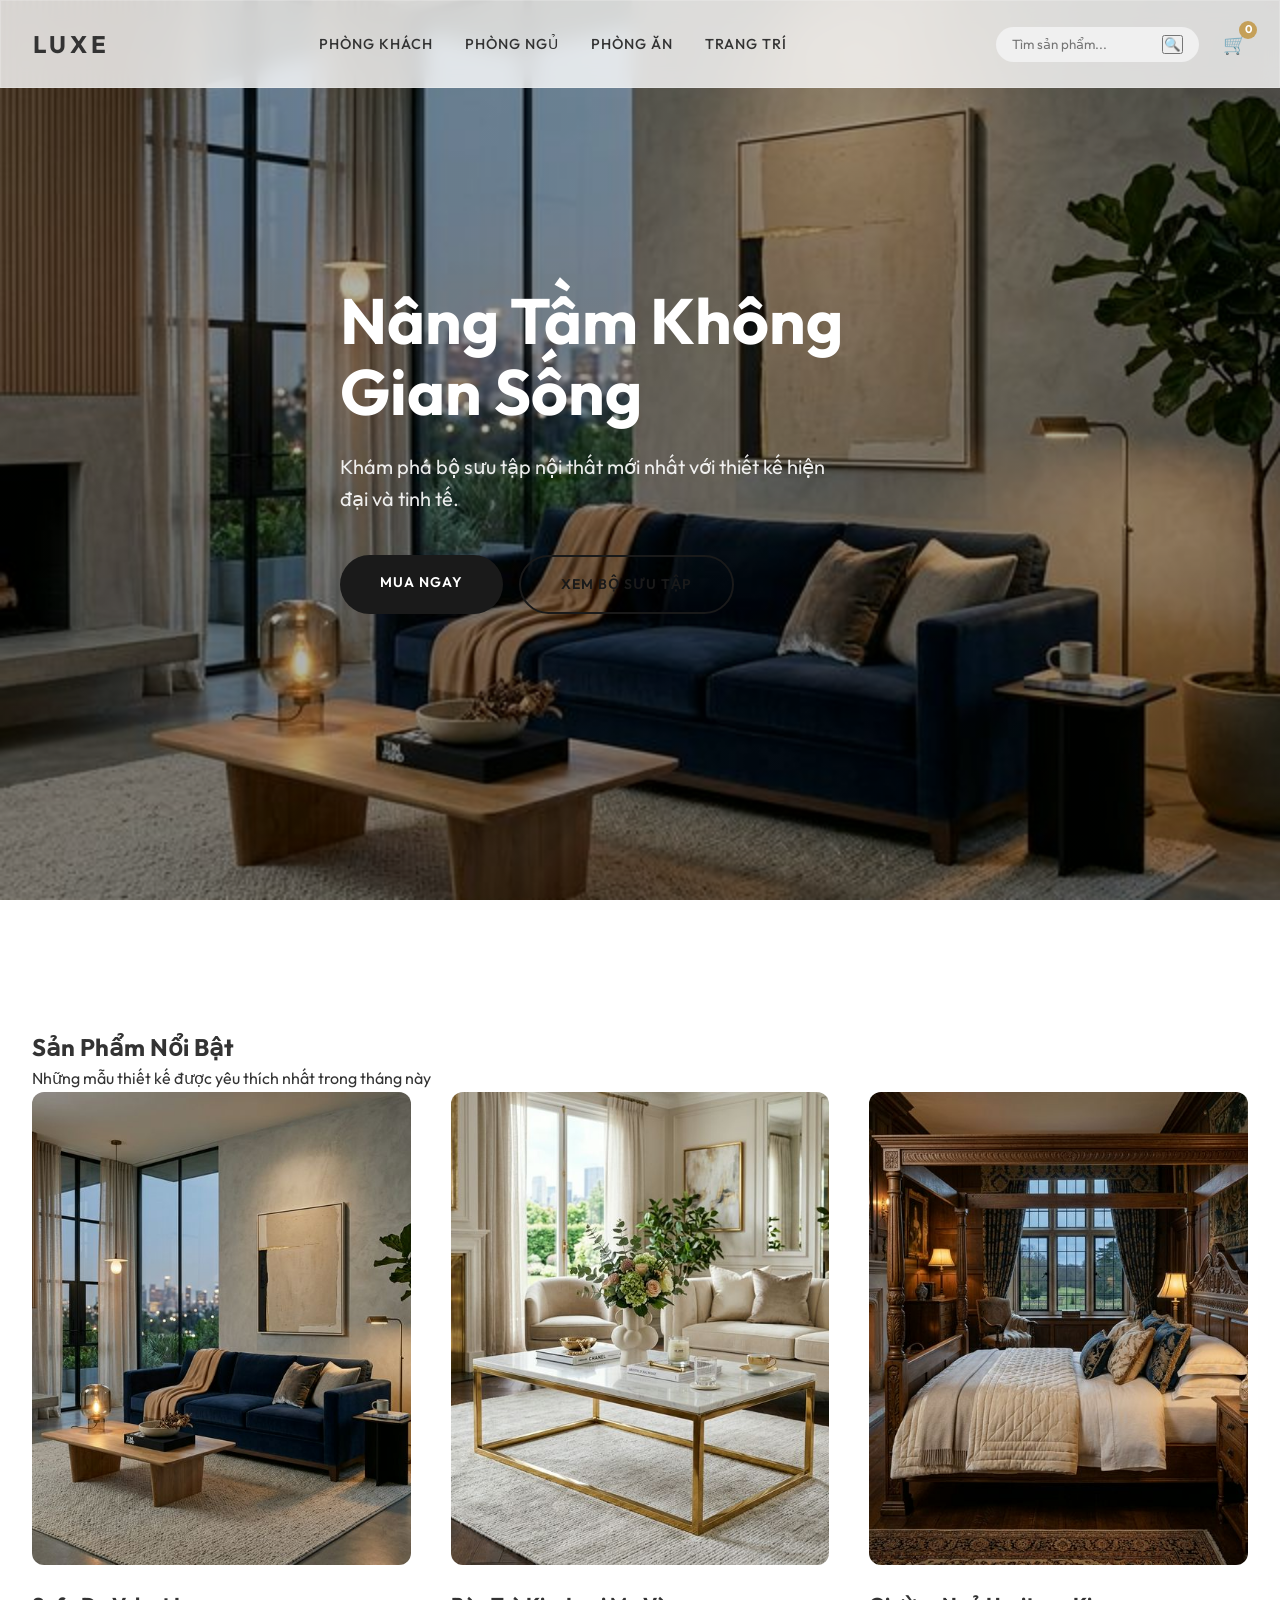
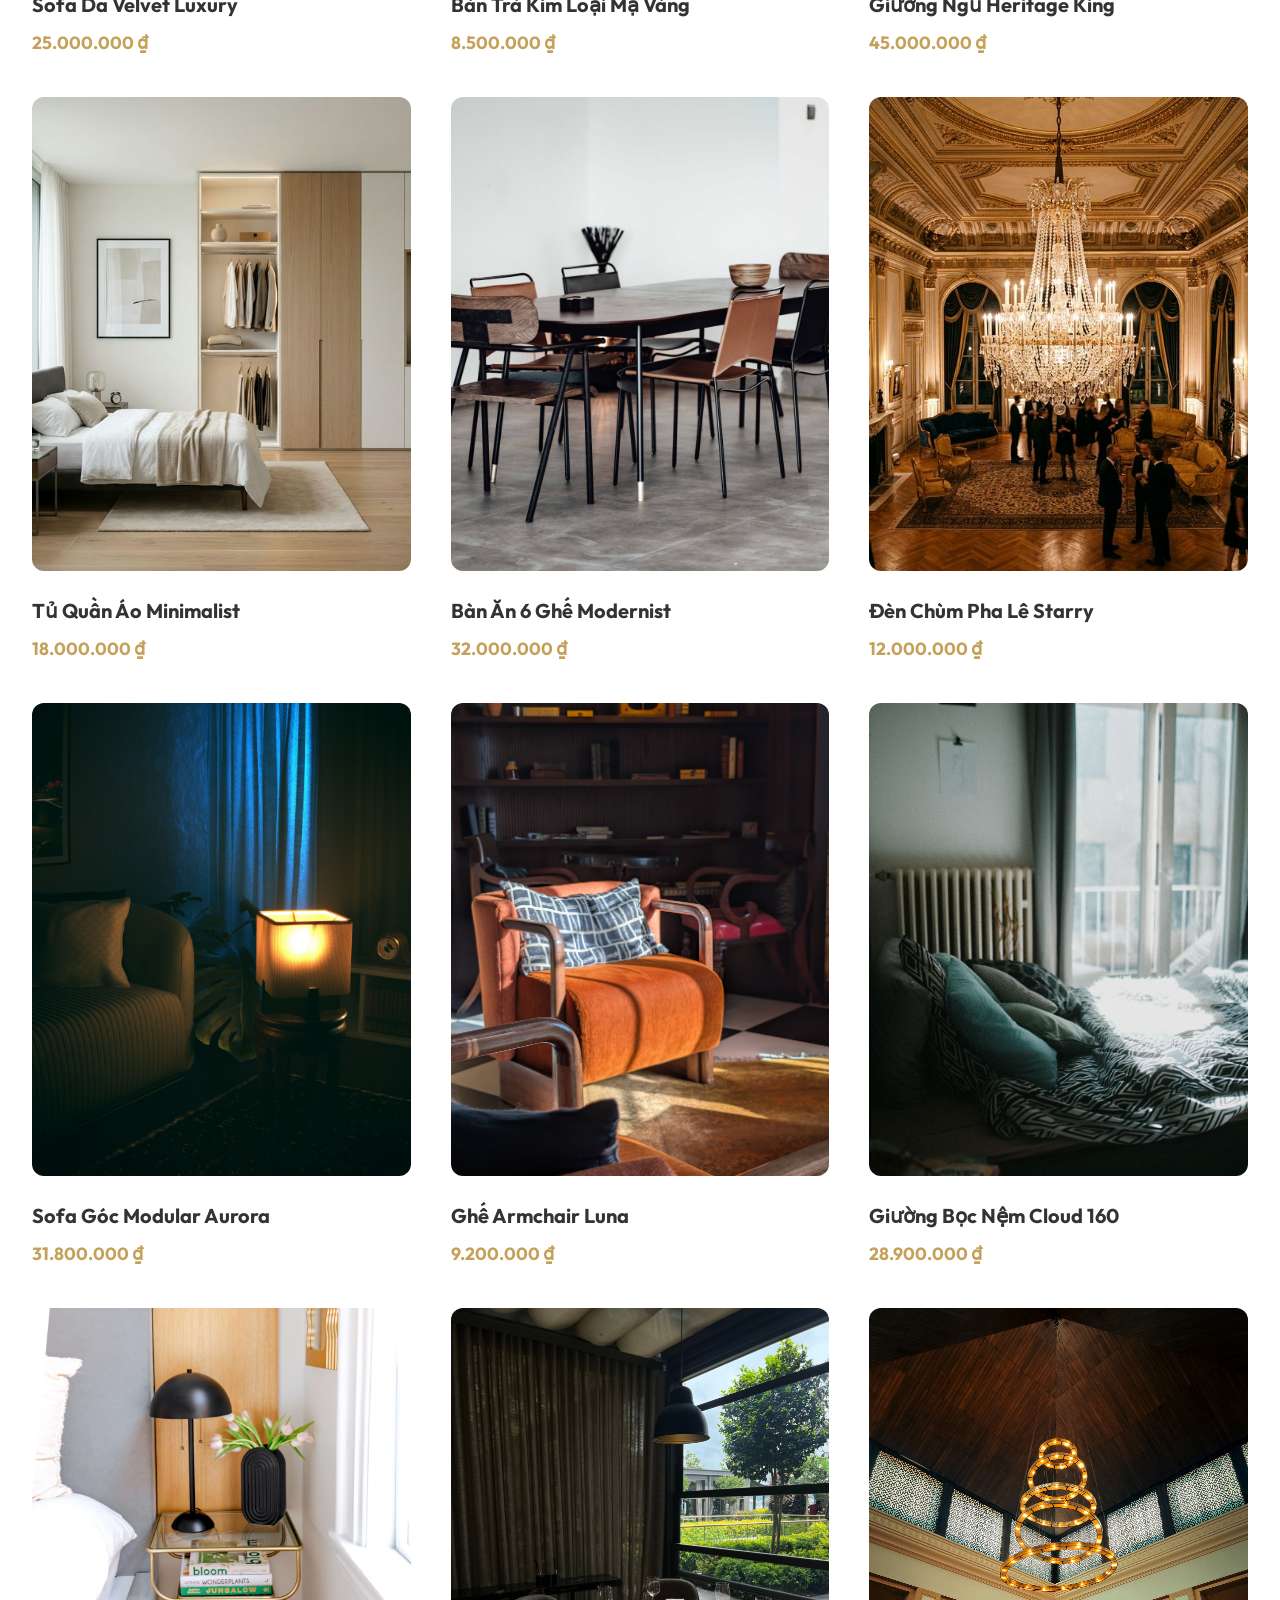
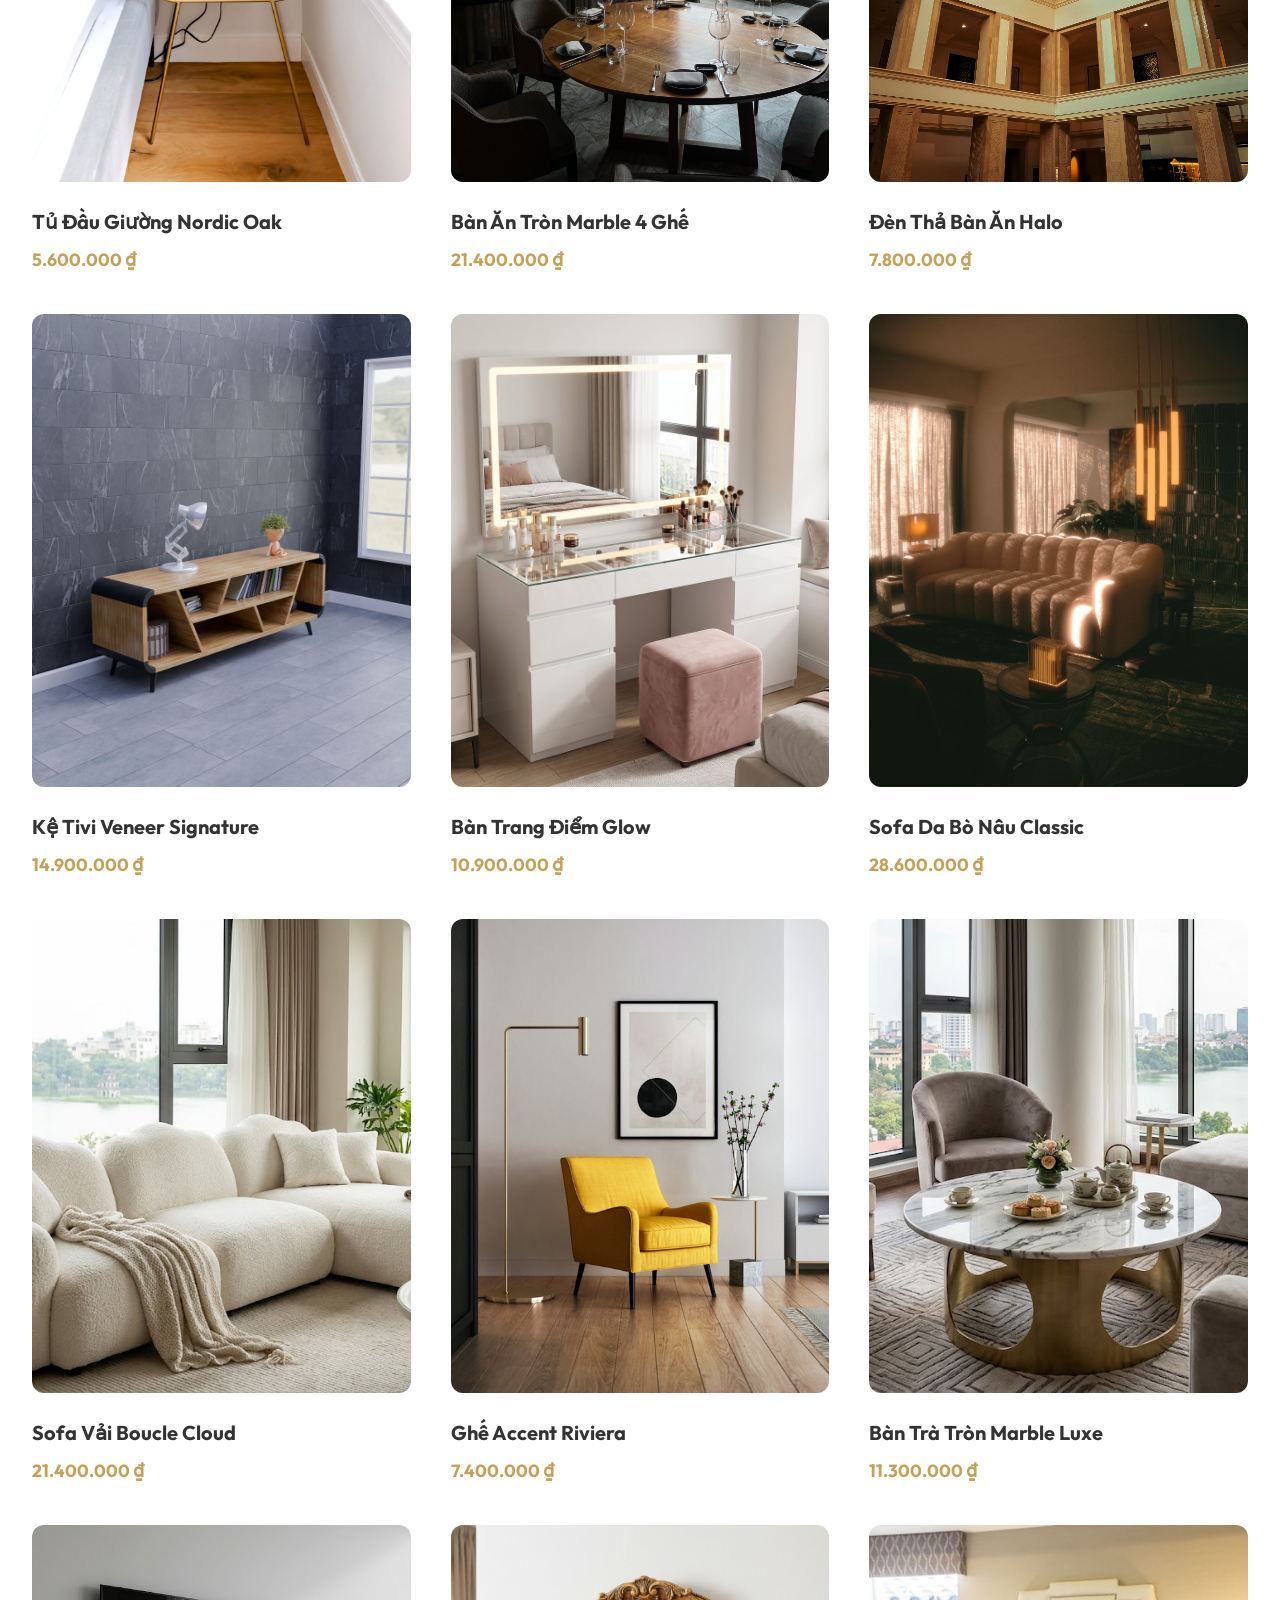
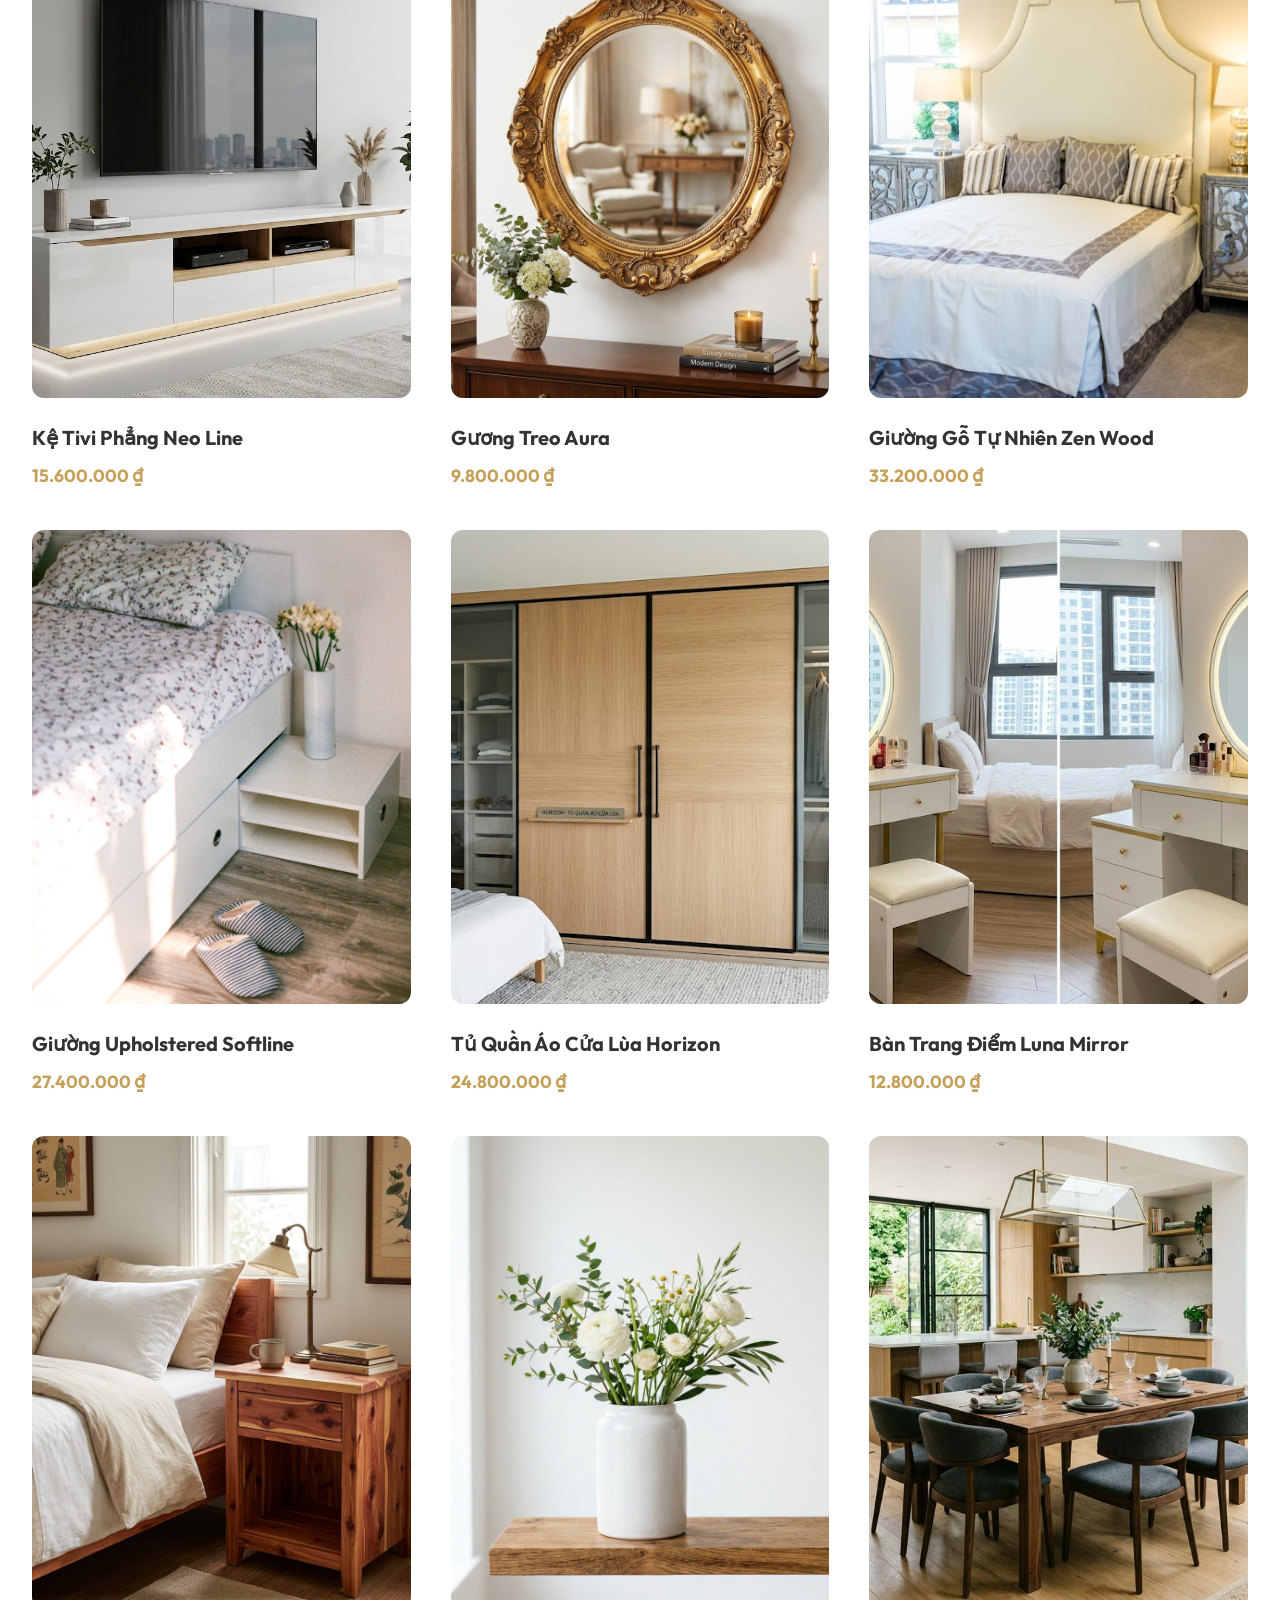
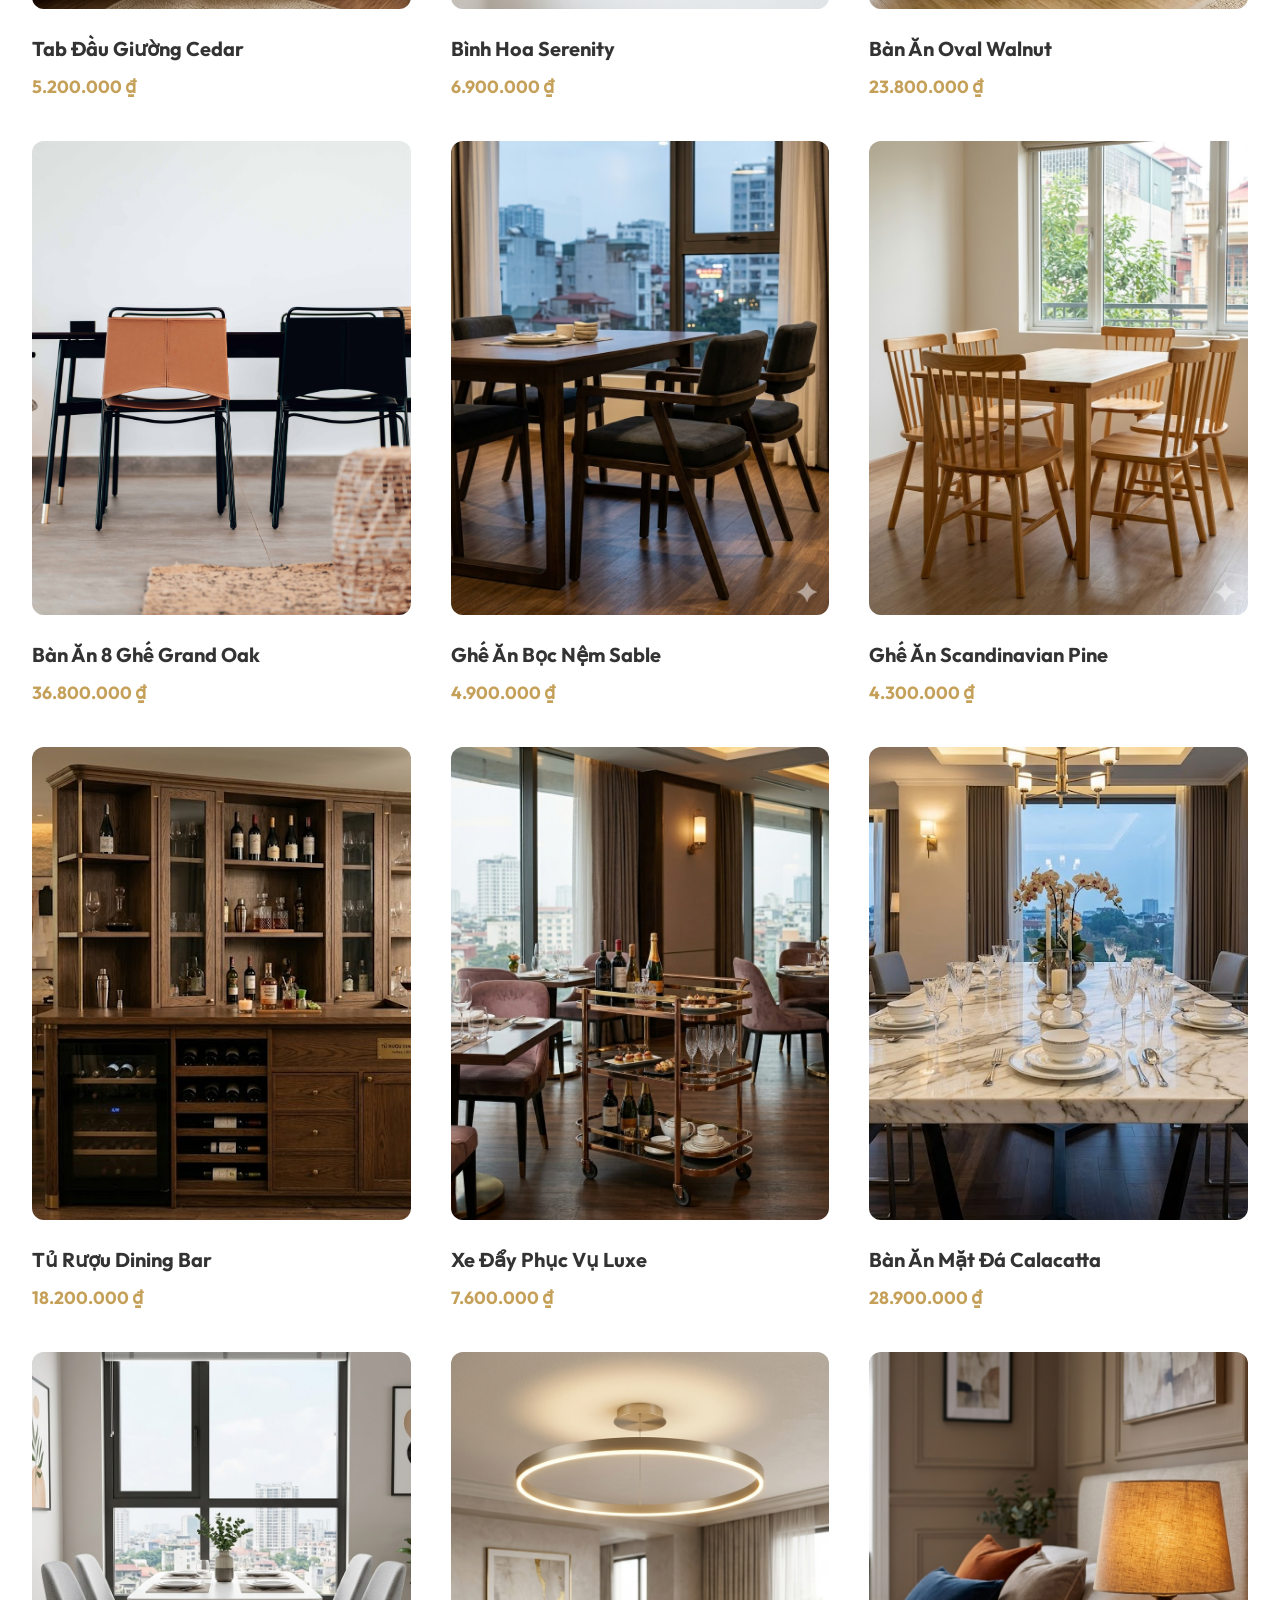
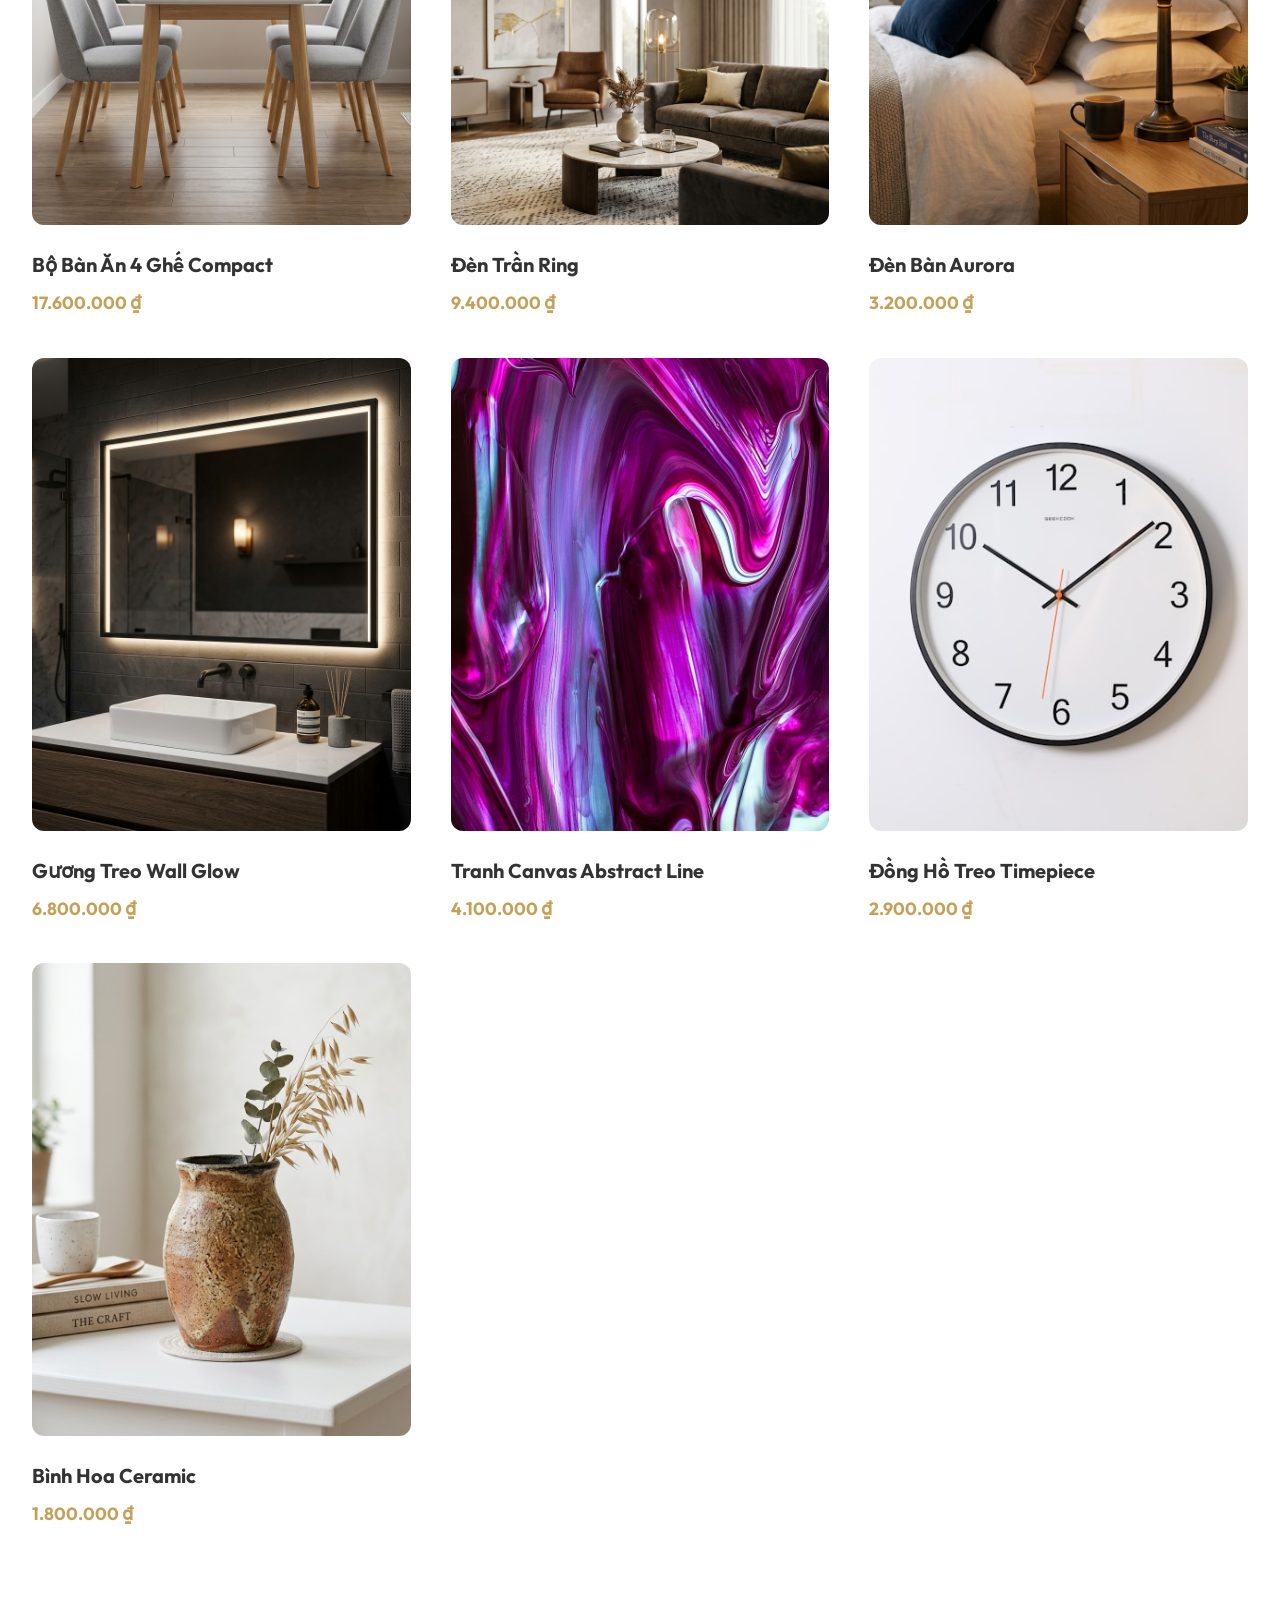
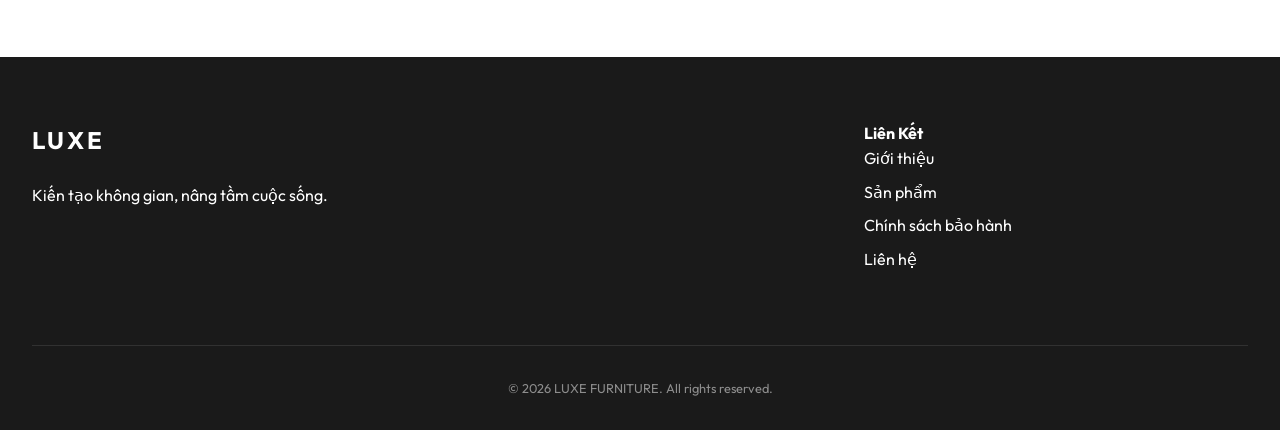
<file: index.html>
<!DOCTYPE html>
<html lang="vi">
<head>
    <meta charset="UTF-8">
    <meta name="viewport" content="width=device-width, initial-scale=1.0">
    <title>LUXE FURNITURE | Nội Thất Đẳng Cấp</title>
    <meta name="description" content="Trang web quản lý bán hàng nội thất cao cấp. Cung cấp các sản phẩm nội thất sang trọng cho ngôi nhà của bạn.">
    
    <!-- Google Fonts -->
    <link rel="preconnect" href="https://fonts.googleapis.com">
    <link rel="preconnect" href="https://fonts.gstatic.com" crossorigin>
    
    <!-- CSS -->
    <link rel="stylesheet" href="css/style.css">
    
    <!-- Favicon (Optional) -->
    <link rel="icon" href="assets/images/favicon.ico">
</head>
<body>

    <!-- Header & Navigation -->
    <header class="main-header glass">
        <div class="container header-content">
            <div class="logo">
                <a href="index.html"><h1>LUXE</h1></a>
            </div>

            <!-- 3-Level Menu Bar -->
            <nav class="nav-bar">
                <ul class="nav-menu">
                    <li class="nav-item dropdown">
                        <a href="#">Phòng Khách</a>
                        <!-- Level 2 -->
                        <ul class="dropdown-menu">
                            <li class="dropdown-submenu">
                                <a href="#">Sofa & Ghế</a>
                                <!-- Level 3 -->
                                <ul class="submenu-list">
                                    <li><a href="#">Sofa Da Thật</a></li>
                                    <li><a href="#">Sofa Vải Nỉ</a></li>
                                    <li><a href="#">Ghế Armchair</a></li>
                                </ul>
                            </li>
                            <li class="dropdown-submenu">
                                <a href="#">Bàn Trà & Kệ</a>
                                <ul class="submenu-list">
                                    <li><a href="#">Bàn Trà Gỗ</a></li>
                                    <li><a href="#">Bàn Trà Mặt Đá</a></li>
                                    <li><a href="#">Kệ Tivi</a></li>
                                </ul>
                            </li>
                        </ul>
                    </li>
                    <li class="nav-item dropdown">
                        <a href="#">Phòng Ngủ</a>
                        <ul class="dropdown-menu">
                            <li class="dropdown-submenu">
                                <a href="#">Giường Ngủ</a>
                                <ul class="submenu-list">
                                    <li><a href="#">Giường King Size</a></li>
                                    <li><a href="#">Giường Hiện Đại</a></li>
                                    <li><a href="#">Giường Gỗ Tự Nhiên</a></li>
                                </ul>
                            </li>
                            <li class="dropdown-submenu">
                                <a href="#">Tủ & Bàn Trang Điểm</a>
                                <ul class="submenu-list">
                                    <li><a href="#">Tủ Quần Áo</a></li>
                                    <li><a href="#">Bàn Trang Điểm</a></li>
                                    <li><a href="#">Tủ Đầu Giường</a></li>
                                </ul>
                            </li>
                        </ul>
                    </li>
                    <li class="nav-item"><a href="#">Phòng Ăn</a></li>
                    <li class="nav-item"><a href="#">Trang Trí</a></li>
                </ul>
            </nav>

            <div class="header-actions">
                <div class="search-box">
                    <input type="text" placeholder="Tìm sản phẩm..." id="search-input">
                    <button id="search-btn"><i class="fas fa-search"></i>🔍</button>
                </div>
                <div class="cart-icon">
                    <a href="#" id="cart-toggle">
                        🛒 <span class="cart-count">0</span>
                    </a>
                </div>
            </div>
        </div>
    </header>

    <main>
        <!-- Landing Page Hero Section -->
        <section class="hero">
            <div class="container hero-content">
                <div class="hero-text">
                    <h2 class="animate-up">Nâng Tầm Không Gian Sống</h2>
                    <p class="animate-up" style="animation-delay: 0.1s;">Khám phá bộ sưu tập nội thất mới nhất với thiết kế hiện đại và tinh tế.</p>
                    <div class="hero-btns animate-up" style="animation-delay: 0.2s;">
                        <a href="#" class="btn btn-primary">Mua Ngay</a>
                        <a href="#" class="btn btn-outline">Xem Bộ Sưu Tập</a>
                    </div>
                </div>
                <!-- Hero image will be added here -->
            </div>
        </section>

        <!-- Featured Products -->
        <section class="featured-products section-padding">
            <div class="container">
                <div class="section-header">
                    <h2>Sản Phẩm Nổi Bật</h2>
                    <p>Những mẫu thiết kế được yêu thích nhất trong tháng này</p>
                </div>
                <div class="product-grid" id="product-list">
                    <!-- Products will be dynamically loaded here by products.js -->
                </div>
            </div>
        </section>
    </main>

    <footer class="main-footer">
        <div class="container">
            <div class="footer-grid">
                <div class="footer-info">
                    <h3>LUXE</h3>
                    <p>Kiến tạo không gian, nâng tầm cuộc sống.</p>
                </div>
                <div class="footer-links">
                    <h4>Liên Kết</h4>
                    <ul>
                        <li><a href="#">Giới thiệu</a></li>
                        <li><a href="#">Sản phẩm</a></li>
                        <li><a href="#">Chính sách bảo hành</a></li>
                        <li><a href="#">Liên hệ</a></li>
                    </ul>
                </div>
            </div>
            <div class="footer-bottom">
                <p>&copy; 2026 LUXE FURNITURE. All rights reserved.</p>
            </div>
        </div>
    </footer>

    <!-- Scripts -->
    <script src="js/products.js"></script>
    <script src="js/navigation.js"></script>
    <script src="js/search.js"></script>
    <script src="js/cart.js"></script>
</body>
</html>
</file>
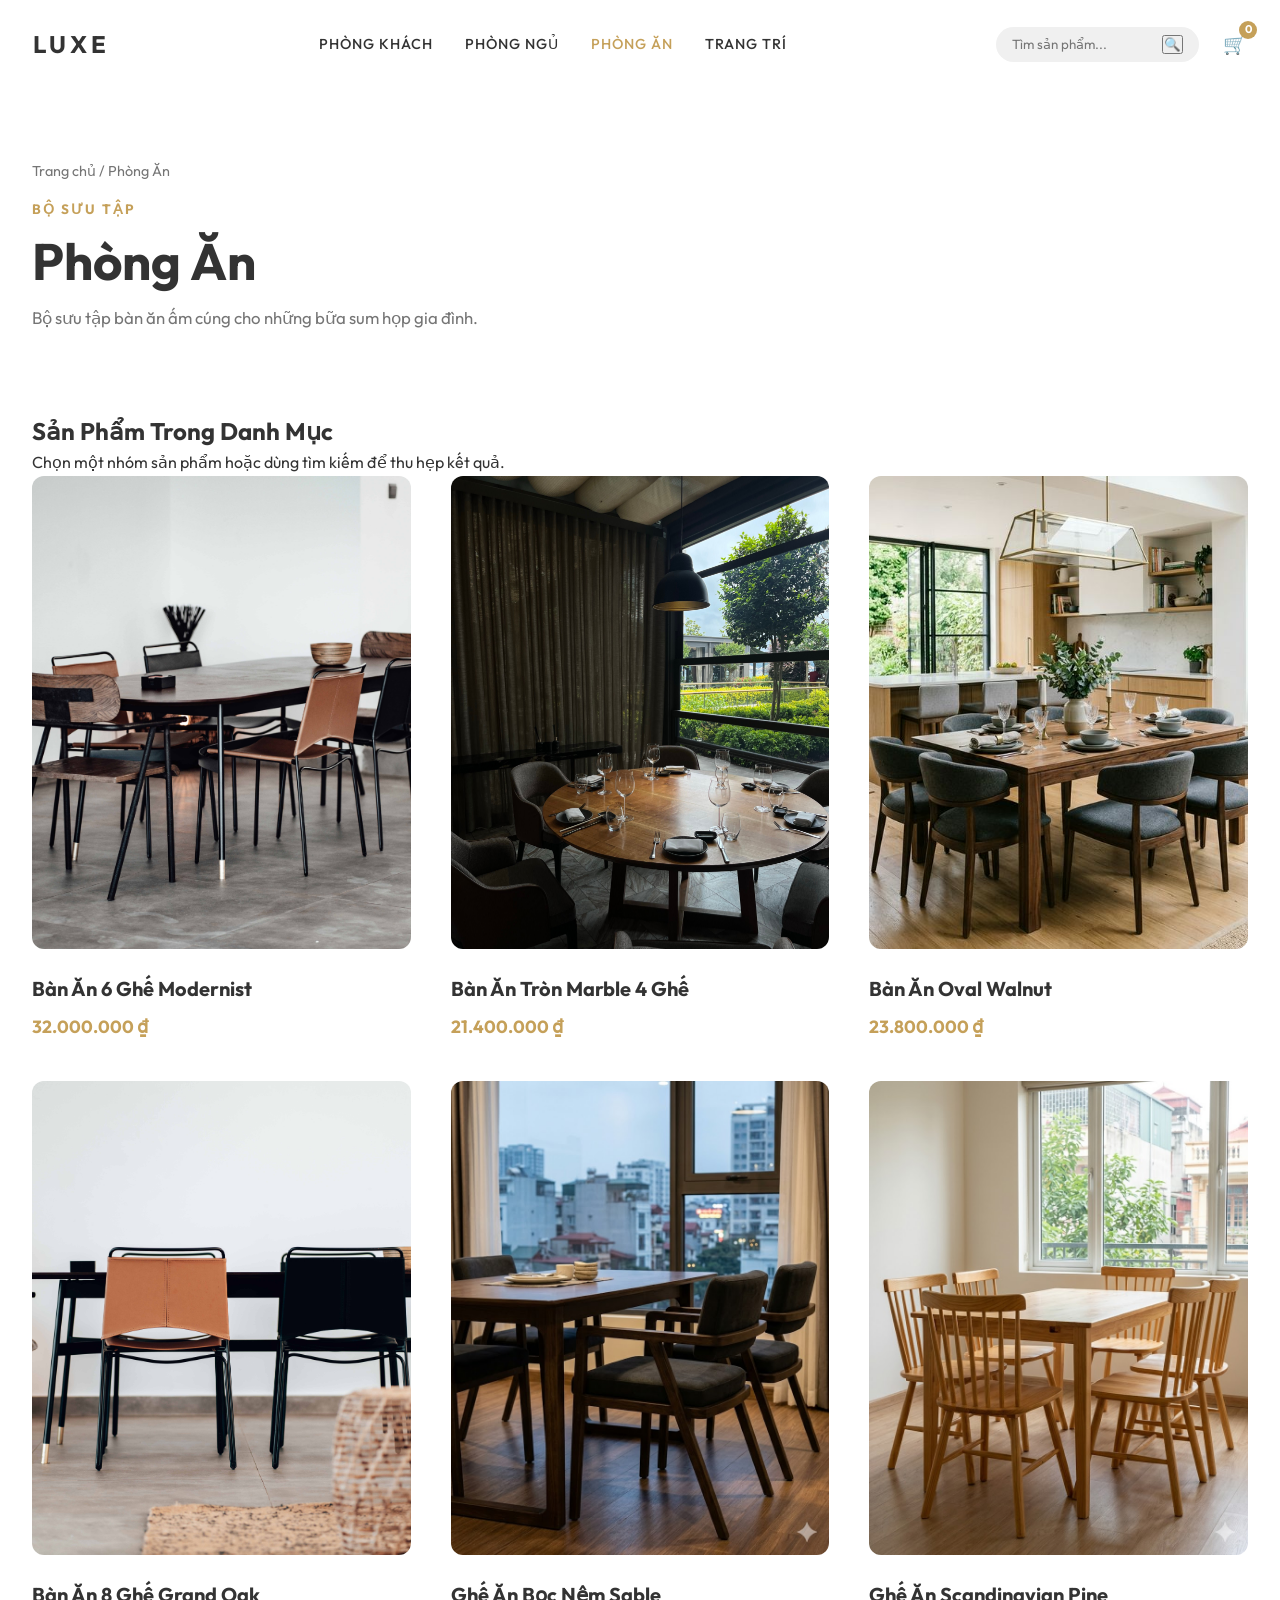
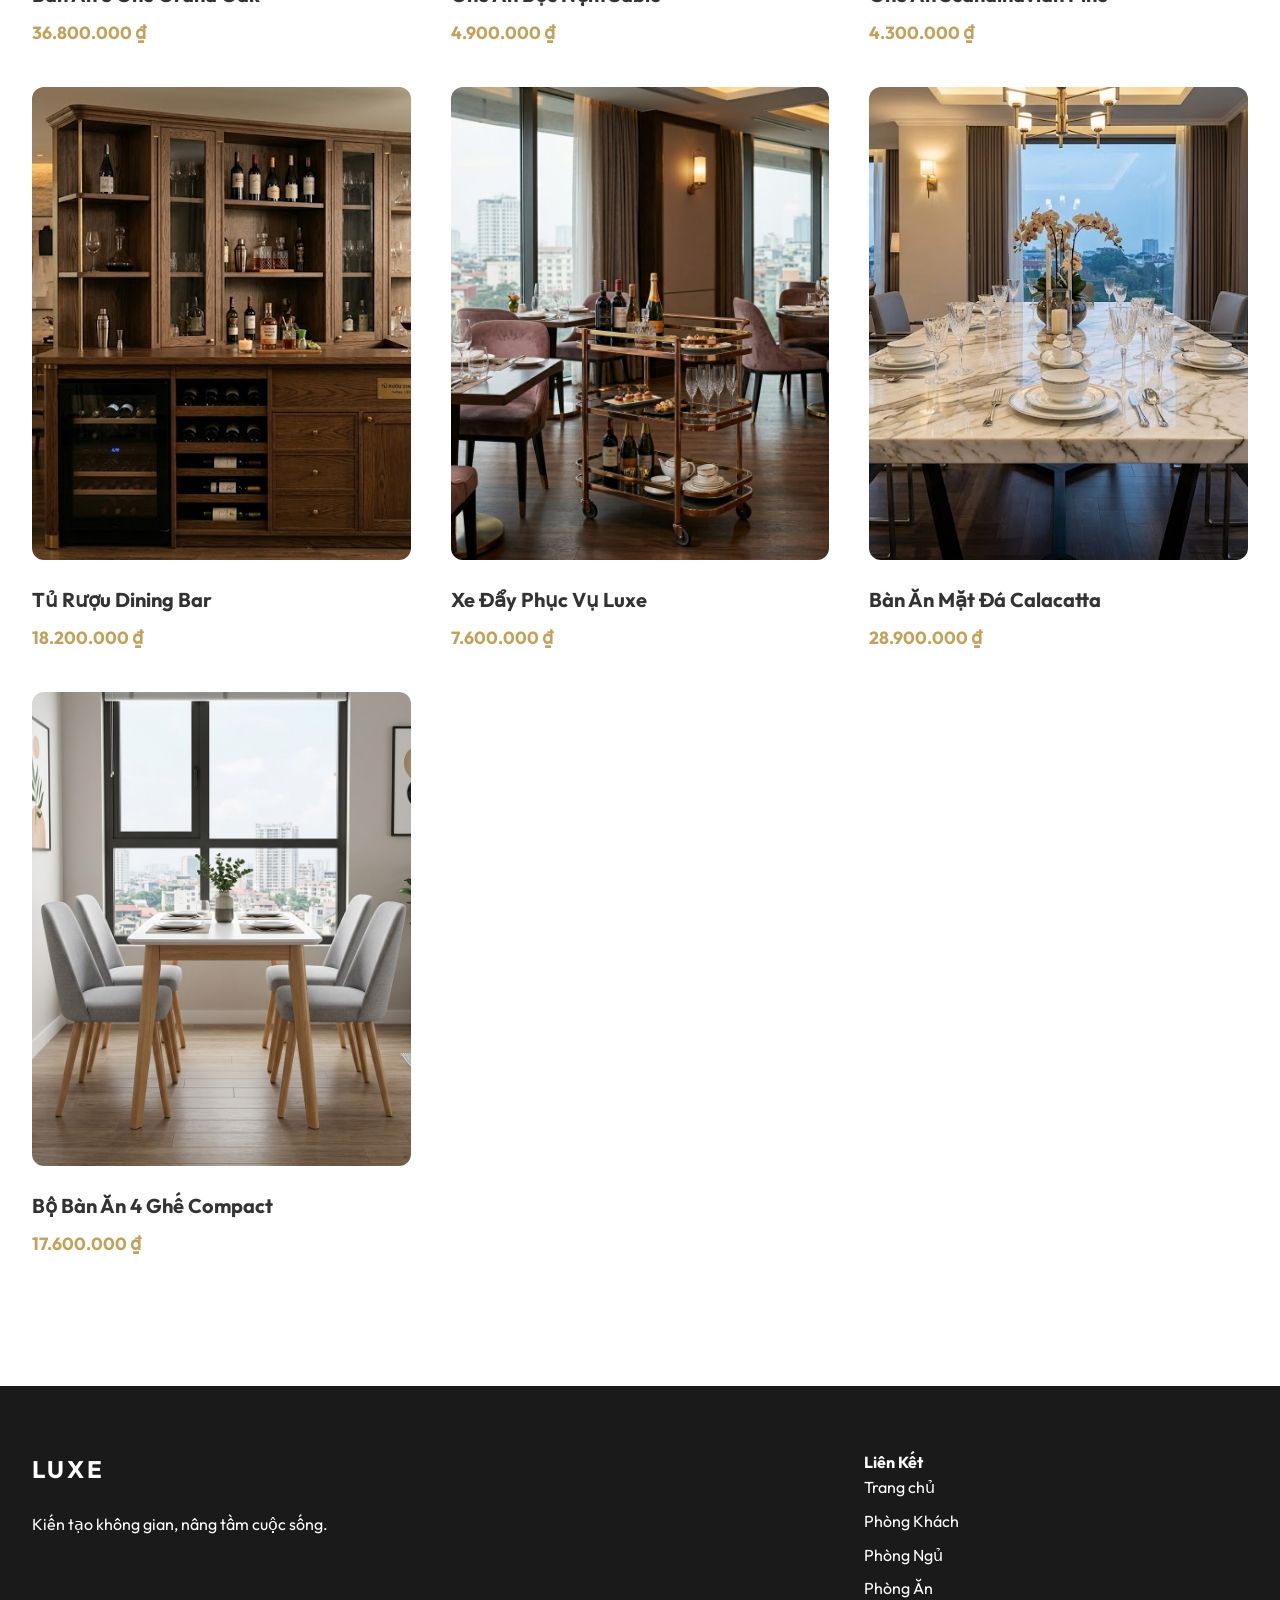
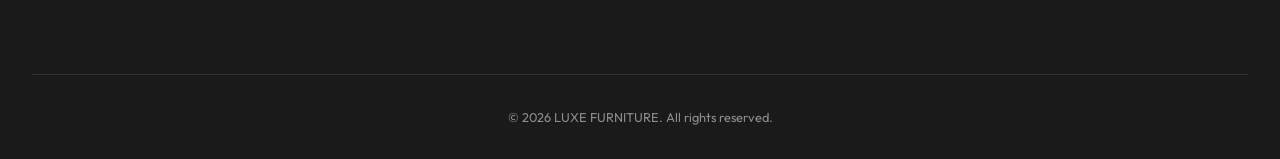
<file: phong-an.html>
<!DOCTYPE html>
<html lang="vi">
<head>
    <meta charset="UTF-8">
    <meta name="viewport" content="width=device-width, initial-scale=1.0">
    <title>Phòng Ăn | LUXE</title>
    <meta name="description" content="Bộ sưu tập nội thất phòng ăn sang trọng từ LUXE.">
    <link rel="preconnect" href="https://fonts.googleapis.com">
    <link rel="preconnect" href="https://fonts.gstatic.com" crossorigin>
    <link rel="stylesheet" href="css/style.css">
    <link rel="icon" href="assets/images/favicon.ico">
</head>
<body data-page="category" data-category="Phòng Ăn" data-page-title="Phòng Ăn" data-page-description="Bộ sưu tập bàn ăn ấm cúng cho những bữa sum họp gia đình.">
    <header class="main-header glass">
        <div class="container header-content">
            <div class="logo"><a href="index.html"><h1>LUXE</h1></a></div>
            <button class="nav-toggle" aria-label="Mở menu" aria-expanded="false">☰</button>
            <nav class="nav-bar">
                <ul class="nav-menu">
                    <li class="nav-item dropdown">
                        <a href="phong-khach.html">Phòng Khách</a>
                        <ul class="dropdown-menu">
                            <li class="dropdown-submenu">
                                <a href="phong-khach.html?sub=Sofa%20%26%20Gh%E1%BA%BF">Sofa & Ghế</a>
                                <ul class="submenu-list">
                                    <li><a href="phong-khach.html?sub=Sofa%20%26%20Gh%E1%BA%BF&amp;item=Sofa%20Da%20Th%E1%BA%ADt">Sofa Da Thật</a></li>
                                    <li><a href="phong-khach.html?sub=Sofa%20%26%20Gh%E1%BA%BF&amp;item=Sofa%20V%E1%BA%A3i%20N%E1%BB%89">Sofa Vải Nỉ</a></li>
                                    <li><a href="phong-khach.html?sub=Sofa%20%26%20Gh%E1%BA%BF&amp;item=Gh%E1%BA%BF%20Armchair">Ghế Armchair</a></li>
                                </ul>
                            </li>
                            <li class="dropdown-submenu">
                                <a href="phong-khach.html?sub=B%C3%A0n%20Tr%C3%A0%20%26%20K%E1%BB%87">Bàn Trà & Kệ</a>
                                <ul class="submenu-list">
                                    <li><a href="phong-khach.html?sub=B%C3%A0n%20Tr%C3%A0%20%26%20K%E1%BB%87&amp;item=B%C3%A0n%20Tr%C3%A0%20G%E1%BB%97">Bàn Trà Gỗ</a></li>
                                    <li><a href="phong-khach.html?sub=B%C3%A0n%20Tr%C3%A0%20%26%20K%E1%BB%87&amp;item=B%C3%A0n%20Tr%C3%A0%20M%E1%BA%B7t%20%C4%90%C3%A1">Bàn Trà Mặt Đá</a></li>
                                    <li><a href="phong-khach.html?sub=B%C3%A0n%20Tr%C3%A0%20%26%20K%E1%BB%87&amp;item=K%E1%BB%87%20Tivi">Kệ Tivi</a></li>
                                </ul>
                            </li>
                        </ul>
                    </li>
                    <li class="nav-item dropdown">
                        <a href="phong-ngu.html">Phòng Ngủ</a>
                        <ul class="dropdown-menu">
                            <li class="dropdown-submenu">
                                <a href="phong-ngu.html?sub=Gi%C6%B0%E1%BB%9Dng%20Ng%E1%BB%A7">Giường Ngủ</a>
                                <ul class="submenu-list">
                                    <li><a href="phong-ngu.html?sub=Gi%C6%B0%E1%BB%9Dng%20Ng%E1%BB%A7&amp;item=Gi%C6%B0%E1%BB%9Dng%20King%20Size">Giường King Size</a></li>
                                    <li><a href="phong-ngu.html?sub=Gi%C6%B0%E1%BB%9Dng%20Ng%E1%BB%A7&amp;item=Gi%C6%B0%E1%BB%9Dng%20Hi%E1%BB%87n%20%C4%90%E1%BA%A1i">Giường Hiện Đại</a></li>
                                    <li><a href="phong-ngu.html?sub=Gi%C6%B0%E1%BB%9Dng%20Ng%E1%BB%A7&amp;item=Gi%C6%B0%E1%BB%9Dng%20G%E1%BB%97%20T%E1%BB%B1%20Nhi%C3%AAn">Giường Gỗ Tự Nhiên</a></li>
                                </ul>
                            </li>
                            <li class="dropdown-submenu">
                                <a href="phong-ngu.html?sub=T%E1%BB%A7%20%26%20B%C3%A0n%20Trang%20%C4%90i%E1%BB%83m">Tủ & Bàn Trang Điểm</a>
                                <ul class="submenu-list">
                                    <li><a href="phong-ngu.html?sub=T%E1%BB%A7%20%26%20B%C3%A0n%20Trang%20%C4%90i%E1%BB%83m&amp;item=T%E1%BB%A7%20Qu%E1%BA%A7n%20%C3%81o">Tủ Quần Áo</a></li>
                                    <li><a href="phong-ngu.html?sub=T%E1%BB%A7%20%26%20B%C3%A0n%20Trang%20%C4%90i%E1%BB%83m&amp;item=B%C3%A0n%20Trang%20%C4%90i%E1%BB%83m">Bàn Trang Điểm</a></li>
                                    <li><a href="phong-ngu.html?sub=T%E1%BB%A7%20%26%20B%C3%A0n%20Trang%20%C4%90i%E1%BB%83m&amp;item=T%E1%BB%A7%20%C4%90%E1%BA%A7u%20Gi%C6%B0%E1%BB%9Dng">Tủ Đầu Giường</a></li>
                                </ul>
                            </li>
                        </ul>
                    </li>
                    <li class="nav-item dropdown">
                        <a href="phong-an.html">Phòng Ăn</a>
                        <ul class="dropdown-menu">
                            <li class="dropdown-submenu">
                                <a href="phong-an.html?sub=B%C3%A0n%20%C4%82n">Bàn Ăn</a>
                                <ul class="submenu-list">
                                    <li><a href="phong-an.html?sub=B%C3%A0n%20%C4%82n&amp;item=B%C3%A0n%20%C4%82n%206%20Gh%E1%BA%BF">Bàn Ăn 6 Ghế</a></li>
                                </ul>
                            </li>
                        </ul>
                    </li>
                    <li class="nav-item dropdown">
                        <a href="trang-tri.html">Trang Trí</a>
                        <ul class="dropdown-menu">
                            <li class="dropdown-submenu">
                                <a href="trang-tri.html?sub=%C4%90%C3%A8n%20Chi%E1%BA%BFu%20S%C3%A1ng">Đèn Chiếu Sáng</a>
                                <ul class="submenu-list">
                                    <li><a href="trang-tri.html?sub=%C4%90%C3%A8n%20Chi%E1%BA%BFu%20S%C3%A1ng&amp;item=%C4%90%C3%A8n%20Ch%C3%B9m%20Pha%20L%C3%AA%20Starry">Đèn Chùm Pha Lê Starry</a></li>
                                </ul>
                            </li>
                        </ul>
                    </li>
                </ul>
            </nav>
            <div class="header-actions">
                <div class="search-box">
                    <input type="text" placeholder="Tìm sản phẩm..." id="search-input">
                    <button id="search-btn"><i class="fas fa-search"></i>🔍</button>
                </div>
                <div class="cart-icon"><a href="#" id="cart-toggle">🛒 <span class="cart-count">0</span></a></div>
            </div>
        </div>
    </header>

    <main class="page-main">
        <section class="page-hero">
            <div class="container">
                <div class="page-breadcrumb" id="category-breadcrumb">Trang chủ / Phòng Ăn</div>
                <div class="page-eyebrow">Bộ sưu tập</div>
                <h2 id="category-title">Phòng Ăn</h2>
                <p id="category-description">Bộ sưu tập bàn ăn ấm cúng cho những bữa sum họp gia đình.</p>
            </div>
        </section>
        <section class="featured-products section-padding">
            <div class="container">
                <div class="section-header">
                    <h2>Sản Phẩm Trong Danh Mục</h2>
                    <p>Chọn một nhóm sản phẩm hoặc dùng tìm kiếm để thu hẹp kết quả.</p>
                </div>
                <div class="product-grid" id="product-list"></div>
            </div>
        </section>
    </main>

    <footer class="main-footer">
        <div class="container">
            <div class="footer-grid">
                <div class="footer-info">
                    <h3>LUXE</h3>
                    <p>Kiến tạo không gian, nâng tầm cuộc sống.</p>
                </div>
                <div class="footer-links">
                    <h4>Liên Kết</h4>
                    <ul>
                        <li><a href="index.html">Trang chủ</a></li>
                        <li><a href="phong-khach.html">Phòng Khách</a></li>
                        <li><a href="phong-ngu.html">Phòng Ngủ</a></li>
                        <li><a href="phong-an.html">Phòng Ăn</a></li>
                    </ul>
                </div>
            </div>
            <div class="footer-bottom"><p>&copy; 2026 LUXE FURNITURE. All rights reserved.</p></div>
        </div>
    </footer>

    <script src="js/products.js"></script>
    <script src="js/navigation.js"></script>
    <script src="js/search.js"></script>
    <script src="js/cart.js"></script>
    <script src="js/category-page.js"></script>
</body>
</html>
</file>
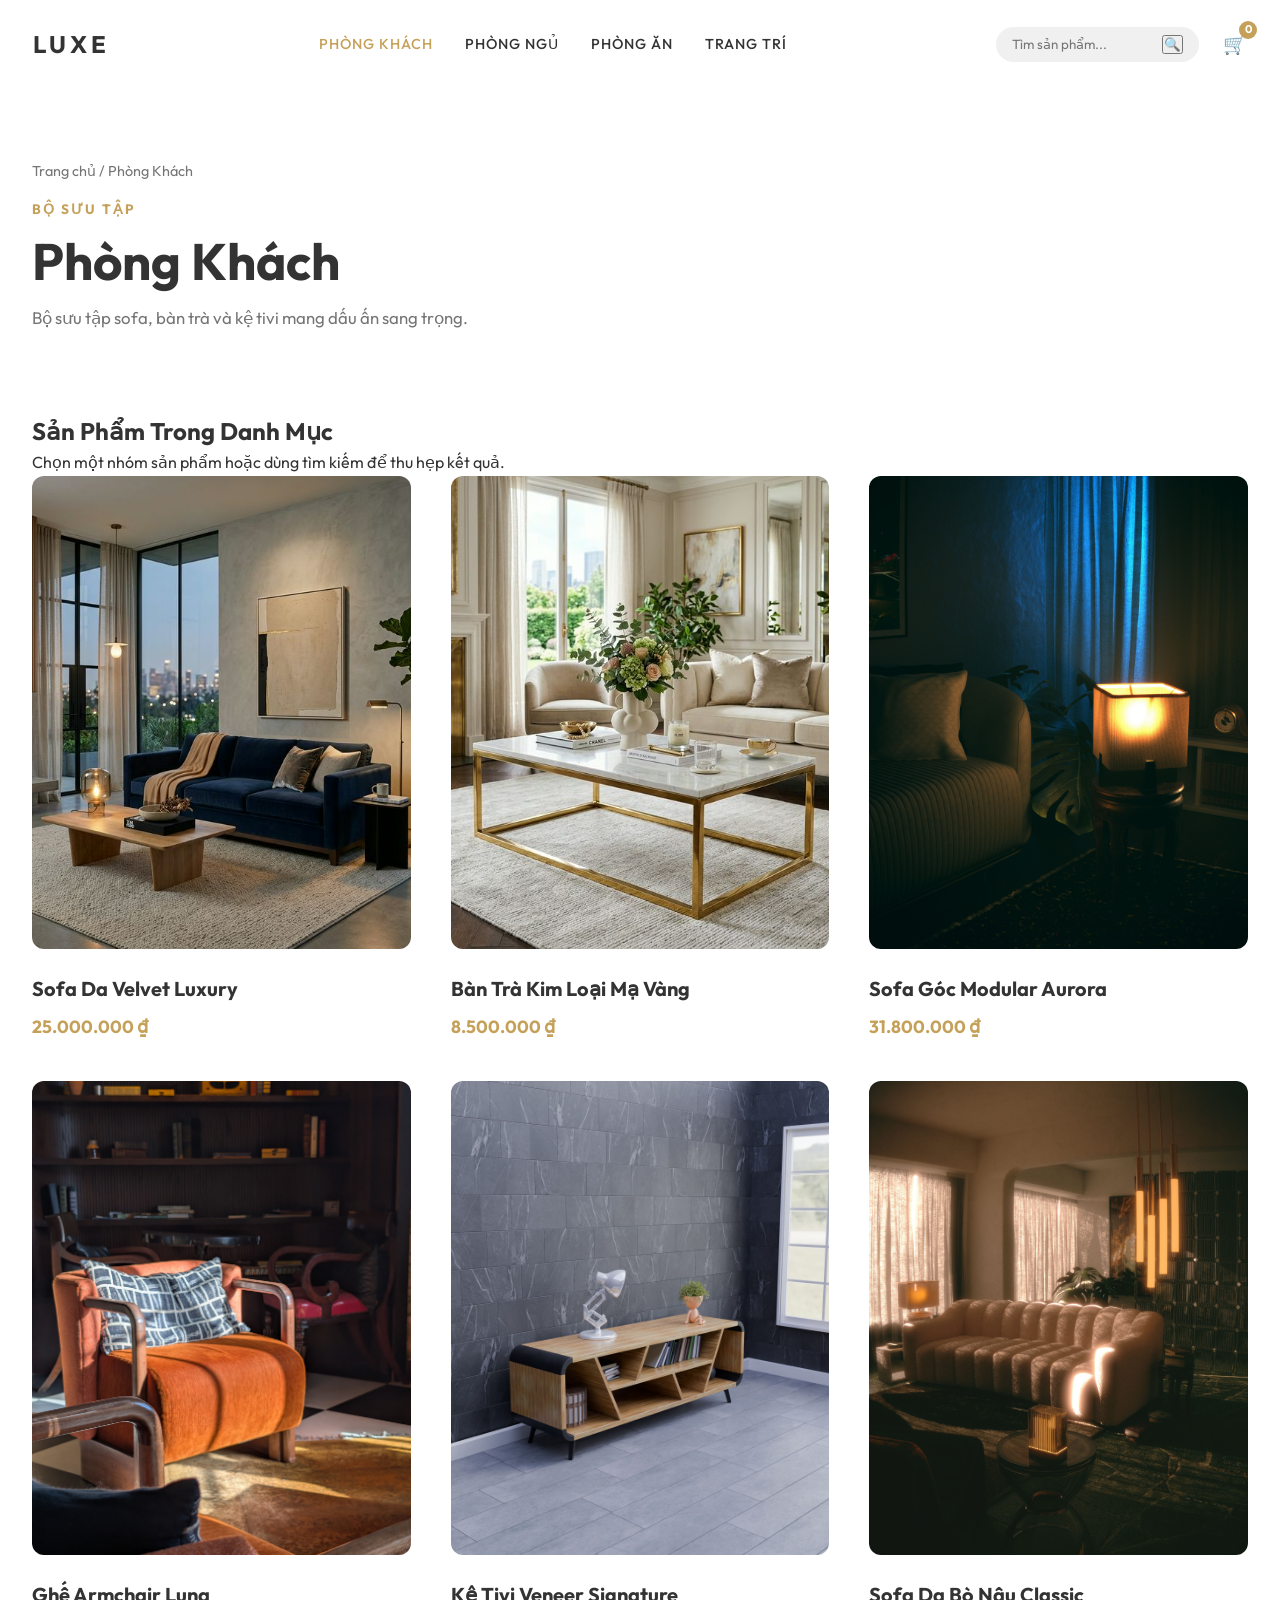
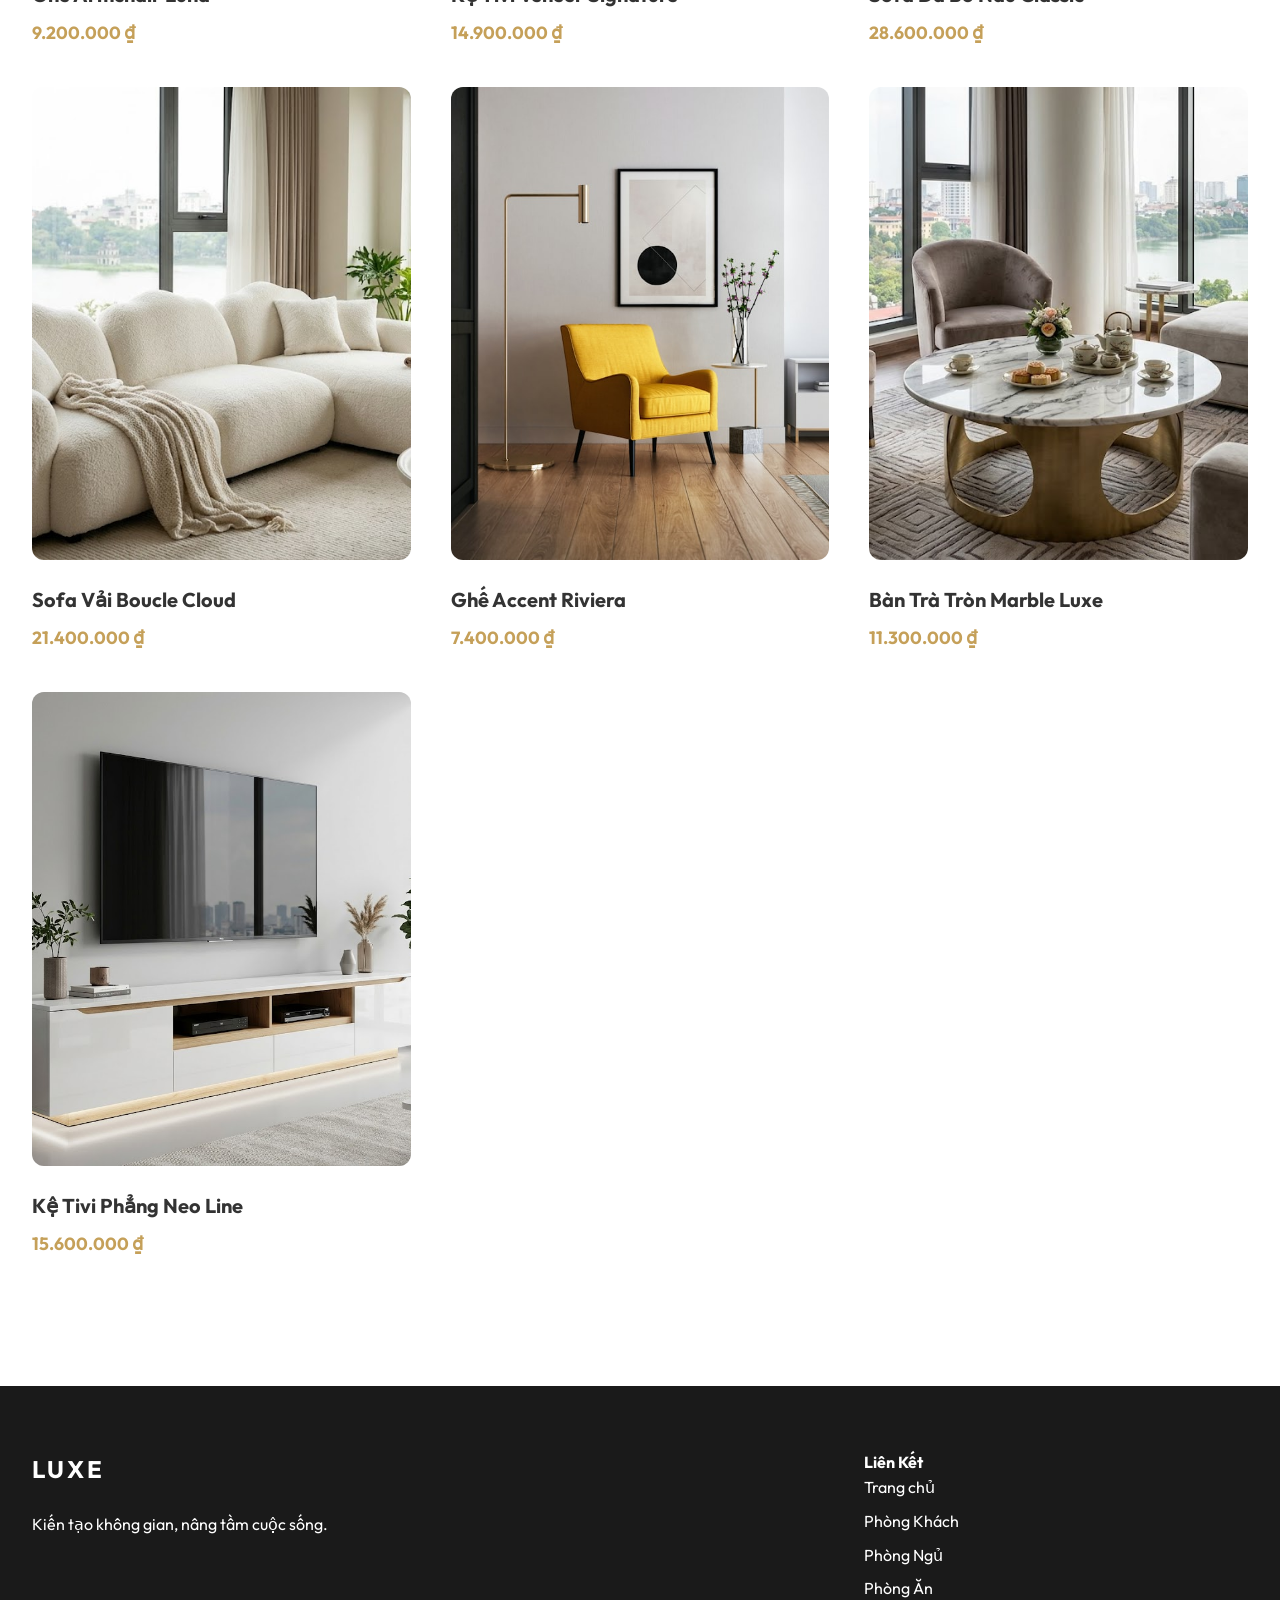
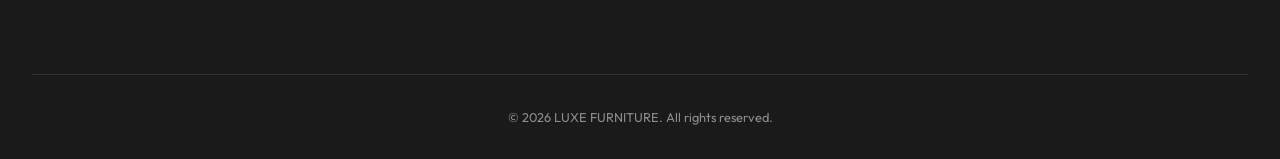
<file: phong-khach.html>
<!DOCTYPE html>
<html lang="vi">
<head>
    <meta charset="UTF-8">
    <meta name="viewport" content="width=device-width, initial-scale=1.0">
    <title>Phòng Khách | LUXE</title>
    <meta name="description" content="Bộ sưu tập nội thất phòng khách sang trọng từ LUXE.">
    <link rel="preconnect" href="https://fonts.googleapis.com">
    <link rel="preconnect" href="https://fonts.gstatic.com" crossorigin>
    <link rel="stylesheet" href="css/style.css">
    <link rel="icon" href="assets/images/favicon.ico">
</head>
<body data-page="category" data-category="Phòng Khách" data-page-title="Phòng Khách" data-page-description="Bộ sưu tập sofa, bàn trà và kệ tivi mang dấu ấn sang trọng.">
    <header class="main-header glass">
        <div class="container header-content">
            <div class="logo">
                <a href="index.html"><h1>LUXE</h1></a>
            </div>
            <button class="nav-toggle" aria-label="Mở menu" aria-expanded="false">☰</button>
            <nav class="nav-bar">
                <ul class="nav-menu">
                    <li class="nav-item dropdown">
                        <a href="phong-khach.html">Phòng Khách</a>
                        <ul class="dropdown-menu">
                            <li class="dropdown-submenu">
                                <a href="phong-khach.html?sub=Sofa%20%26%20Gh%E1%BA%BF">Sofa & Ghế</a>
                                <ul class="submenu-list">
                                    <li><a href="phong-khach.html?sub=Sofa%20%26%20Gh%E1%BA%BF&amp;item=Sofa%20Da%20Th%E1%BA%ADt">Sofa Da Thật</a></li>
                                    <li><a href="phong-khach.html?sub=Sofa%20%26%20Gh%E1%BA%BF&amp;item=Sofa%20V%E1%BA%A3i%20N%E1%BB%89">Sofa Vải Nỉ</a></li>
                                    <li><a href="phong-khach.html?sub=Sofa%20%26%20Gh%E1%BA%BF&amp;item=Gh%E1%BA%BF%20Armchair">Ghế Armchair</a></li>
                                </ul>
                            </li>
                            <li class="dropdown-submenu">
                                <a href="phong-khach.html?sub=B%C3%A0n%20Tr%C3%A0%20%26%20K%E1%BB%87">Bàn Trà & Kệ</a>
                                <ul class="submenu-list">
                                    <li><a href="phong-khach.html?sub=B%C3%A0n%20Tr%C3%A0%20%26%20K%E1%BB%87&amp;item=B%C3%A0n%20Tr%C3%A0%20G%E1%BB%97">Bàn Trà Gỗ</a></li>
                                    <li><a href="phong-khach.html?sub=B%C3%A0n%20Tr%C3%A0%20%26%20K%E1%BB%87&amp;item=B%C3%A0n%20Tr%C3%A0%20M%E1%BA%B7t%20%C4%90%C3%A1">Bàn Trà Mặt Đá</a></li>
                                    <li><a href="phong-khach.html?sub=B%C3%A0n%20Tr%C3%A0%20%26%20K%E1%BB%87&amp;item=K%E1%BB%87%20Tivi">Kệ Tivi</a></li>
                                </ul>
                            </li>
                        </ul>
                    </li>
                    <li class="nav-item dropdown">
                        <a href="phong-ngu.html">Phòng Ngủ</a>
                        <ul class="dropdown-menu">
                            <li class="dropdown-submenu">
                                <a href="phong-ngu.html?sub=Gi%C6%B0%E1%BB%9Dng%20Ng%E1%BB%A7">Giường Ngủ</a>
                                <ul class="submenu-list">
                                    <li><a href="phong-ngu.html?sub=Gi%C6%B0%E1%BB%9Dng%20Ng%E1%BB%A7&amp;item=Gi%C6%B0%E1%BB%9Dng%20King%20Size">Giường King Size</a></li>
                                    <li><a href="phong-ngu.html?sub=Gi%C6%B0%E1%BB%9Dng%20Ng%E1%BB%A7&amp;item=Gi%C6%B0%E1%BB%9Dng%20Hi%E1%BB%87n%20%C4%90%E1%BA%A1i">Giường Hiện Đại</a></li>
                                    <li><a href="phong-ngu.html?sub=Gi%C6%B0%E1%BB%9Dng%20Ng%E1%BB%A7&amp;item=Gi%C6%B0%E1%BB%9Dng%20G%E1%BB%97%20T%E1%BB%B1%20Nhi%C3%AAn">Giường Gỗ Tự Nhiên</a></li>
                                </ul>
                            </li>
                            <li class="dropdown-submenu">
                                <a href="phong-ngu.html?sub=T%E1%BB%A7%20%26%20B%C3%A0n%20Trang%20%C4%90i%E1%BB%83m">Tủ & Bàn Trang Điểm</a>
                                <ul class="submenu-list">
                                    <li><a href="phong-ngu.html?sub=T%E1%BB%A7%20%26%20B%C3%A0n%20Trang%20%C4%90i%E1%BB%83m&amp;item=T%E1%BB%A7%20Qu%E1%BA%A7n%20%C3%81o">Tủ Quần Áo</a></li>
                                    <li><a href="phong-ngu.html?sub=T%E1%BB%A7%20%26%20B%C3%A0n%20Trang%20%C4%90i%E1%BB%83m&amp;item=B%C3%A0n%20Trang%20%C4%90i%E1%BB%83m">Bàn Trang Điểm</a></li>
                                    <li><a href="phong-ngu.html?sub=T%E1%BB%A7%20%26%20B%C3%A0n%20Trang%20%C4%90i%E1%BB%83m&amp;item=T%E1%BB%A7%20%C4%90%E1%BA%A7u%20Gi%C6%B0%E1%BB%9Dng">Tủ Đầu Giường</a></li>
                                </ul>
                            </li>
                        </ul>
                    </li>
                    <li class="nav-item dropdown">
                        <a href="phong-an.html">Phòng Ăn</a>
                        <ul class="dropdown-menu">
                            <li class="dropdown-submenu">
                                <a href="phong-an.html?sub=B%C3%A0n%20%C4%82n">Bàn Ăn</a>
                                <ul class="submenu-list">
                                    <li><a href="phong-an.html?sub=B%C3%A0n%20%C4%82n&amp;item=B%C3%A0n%20%C4%82n%206%20Gh%E1%BA%BF">Bàn Ăn 6 Ghế</a></li>
                                </ul>
                            </li>
                        </ul>
                    </li>
                    <li class="nav-item dropdown">
                        <a href="trang-tri.html">Trang Trí</a>
                        <ul class="dropdown-menu">
                            <li class="dropdown-submenu">
                                <a href="trang-tri.html?sub=%C4%90%C3%A8n%20Chi%E1%BA%BFu%20S%C3%A1ng">Đèn Chiếu Sáng</a>
                                <ul class="submenu-list">
                                    <li><a href="trang-tri.html?sub=%C4%90%C3%A8n%20Chi%E1%BA%BFu%20S%C3%A1ng&amp;item=%C4%90%C3%A8n%20Ch%C3%B9m%20Pha%20L%C3%AA%20Starry">Đèn Chùm Pha Lê Starry</a></li>
                                </ul>
                            </li>
                        </ul>
                    </li>
                </ul>
            </nav>
            <div class="header-actions">
                <div class="search-box">
                    <input type="text" placeholder="Tìm sản phẩm..." id="search-input">
                    <button id="search-btn"><i class="fas fa-search"></i>🔍</button>
                </div>
                <div class="cart-icon">
                    <a href="#" id="cart-toggle">🛒 <span class="cart-count">0</span></a>
                </div>
            </div>
        </div>
    </header>

    <main class="page-main">
        <section class="page-hero">
            <div class="container">
                <div class="page-breadcrumb" id="category-breadcrumb">Trang chủ / Phòng Khách</div>
                <div class="page-eyebrow">Bộ sưu tập</div>
                <h2 id="category-title">Phòng Khách</h2>
                <p id="category-description">Bộ sưu tập sofa, bàn trà và kệ tivi mang dấu ấn sang trọng.</p>
            </div>
        </section>

        <section class="featured-products section-padding">
            <div class="container">
                <div class="section-header">
                    <h2>Sản Phẩm Trong Danh Mục</h2>
                    <p>Chọn một nhóm sản phẩm hoặc dùng tìm kiếm để thu hẹp kết quả.</p>
                </div>
                <div class="product-grid" id="product-list"></div>
            </div>
        </section>
    </main>

    <footer class="main-footer">
        <div class="container">
            <div class="footer-grid">
                <div class="footer-info">
                    <h3>LUXE</h3>
                    <p>Kiến tạo không gian, nâng tầm cuộc sống.</p>
                </div>
                <div class="footer-links">
                    <h4>Liên Kết</h4>
                    <ul>
                        <li><a href="index.html">Trang chủ</a></li>
                        <li><a href="phong-khach.html">Phòng Khách</a></li>
                        <li><a href="phong-ngu.html">Phòng Ngủ</a></li>
                        <li><a href="phong-an.html">Phòng Ăn</a></li>
                    </ul>
                </div>
            </div>
            <div class="footer-bottom">
                <p>&copy; 2026 LUXE FURNITURE. All rights reserved.</p>
            </div>
        </div>
    </footer>

    <script src="js/products.js"></script>
    <script src="js/navigation.js"></script>
    <script src="js/search.js"></script>
    <script src="js/cart.js"></script>
    <script src="js/category-page.js"></script>
</body>
</html>
</file>
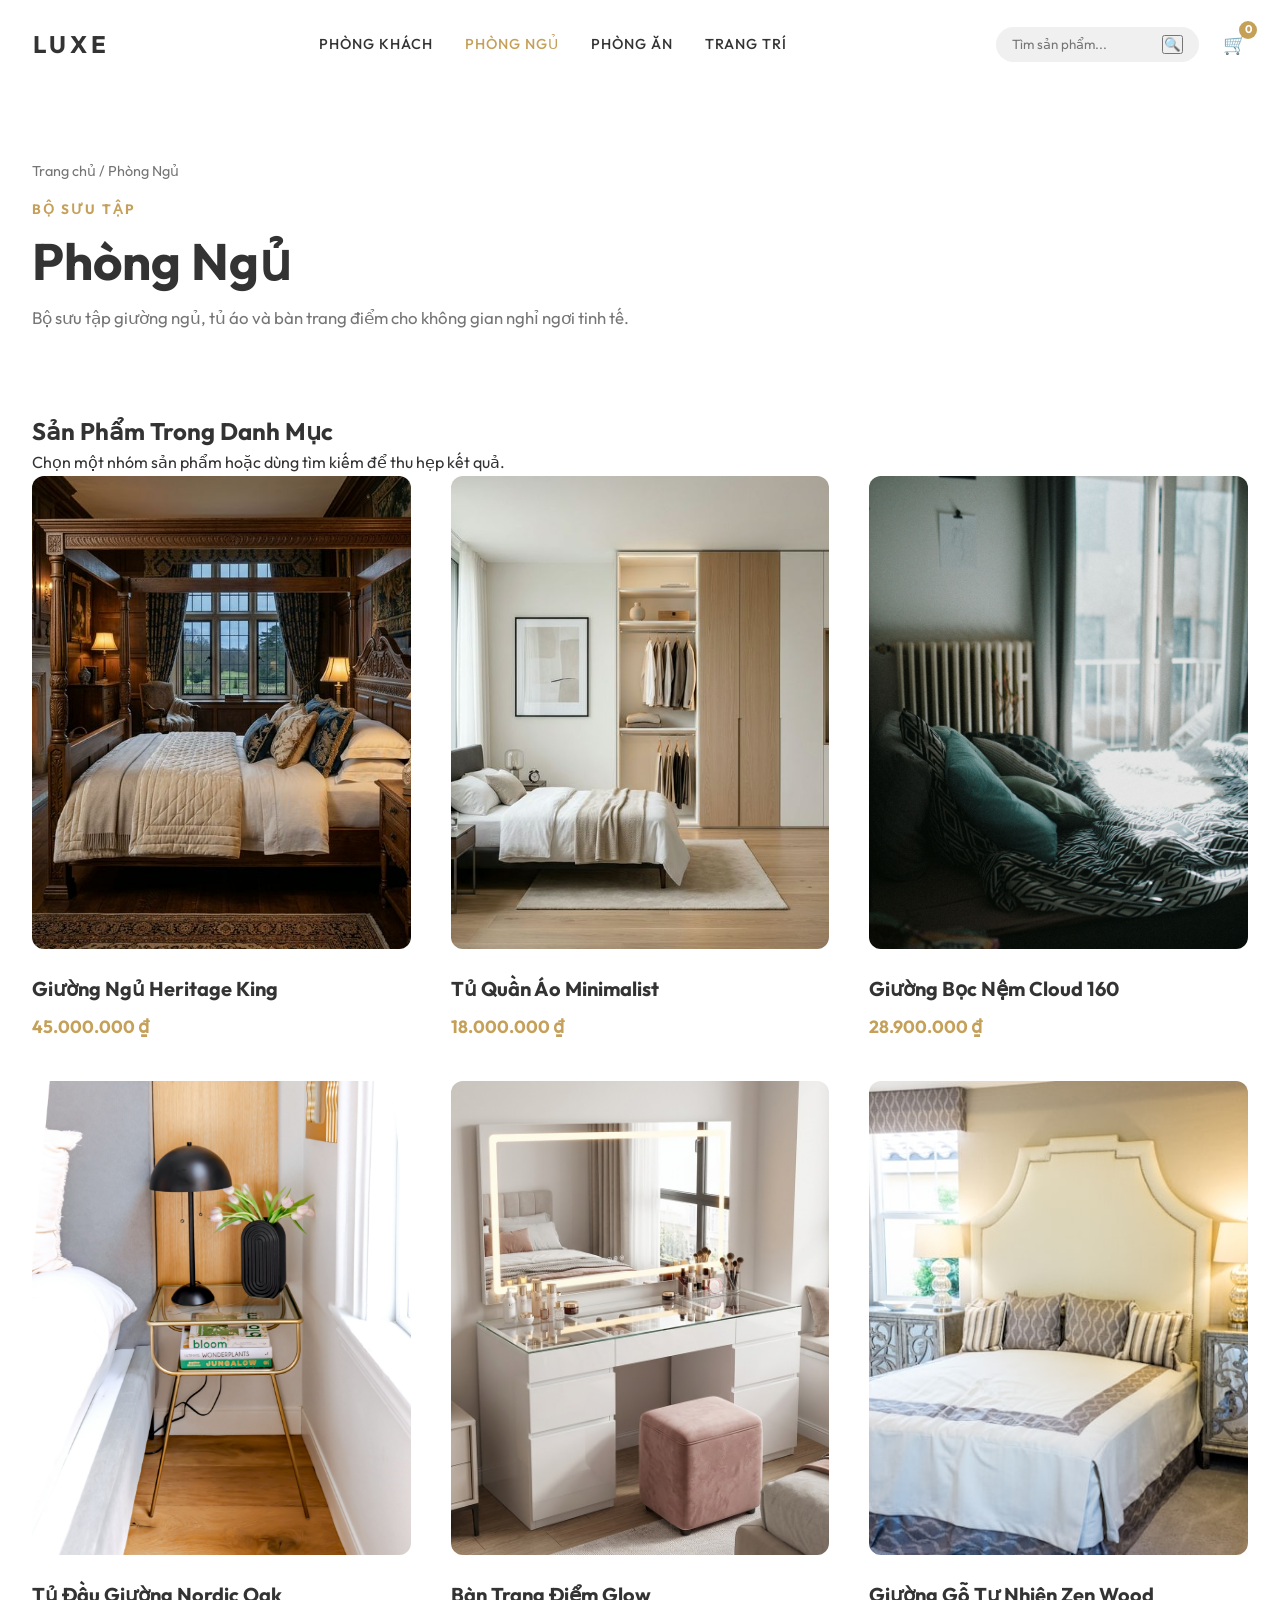
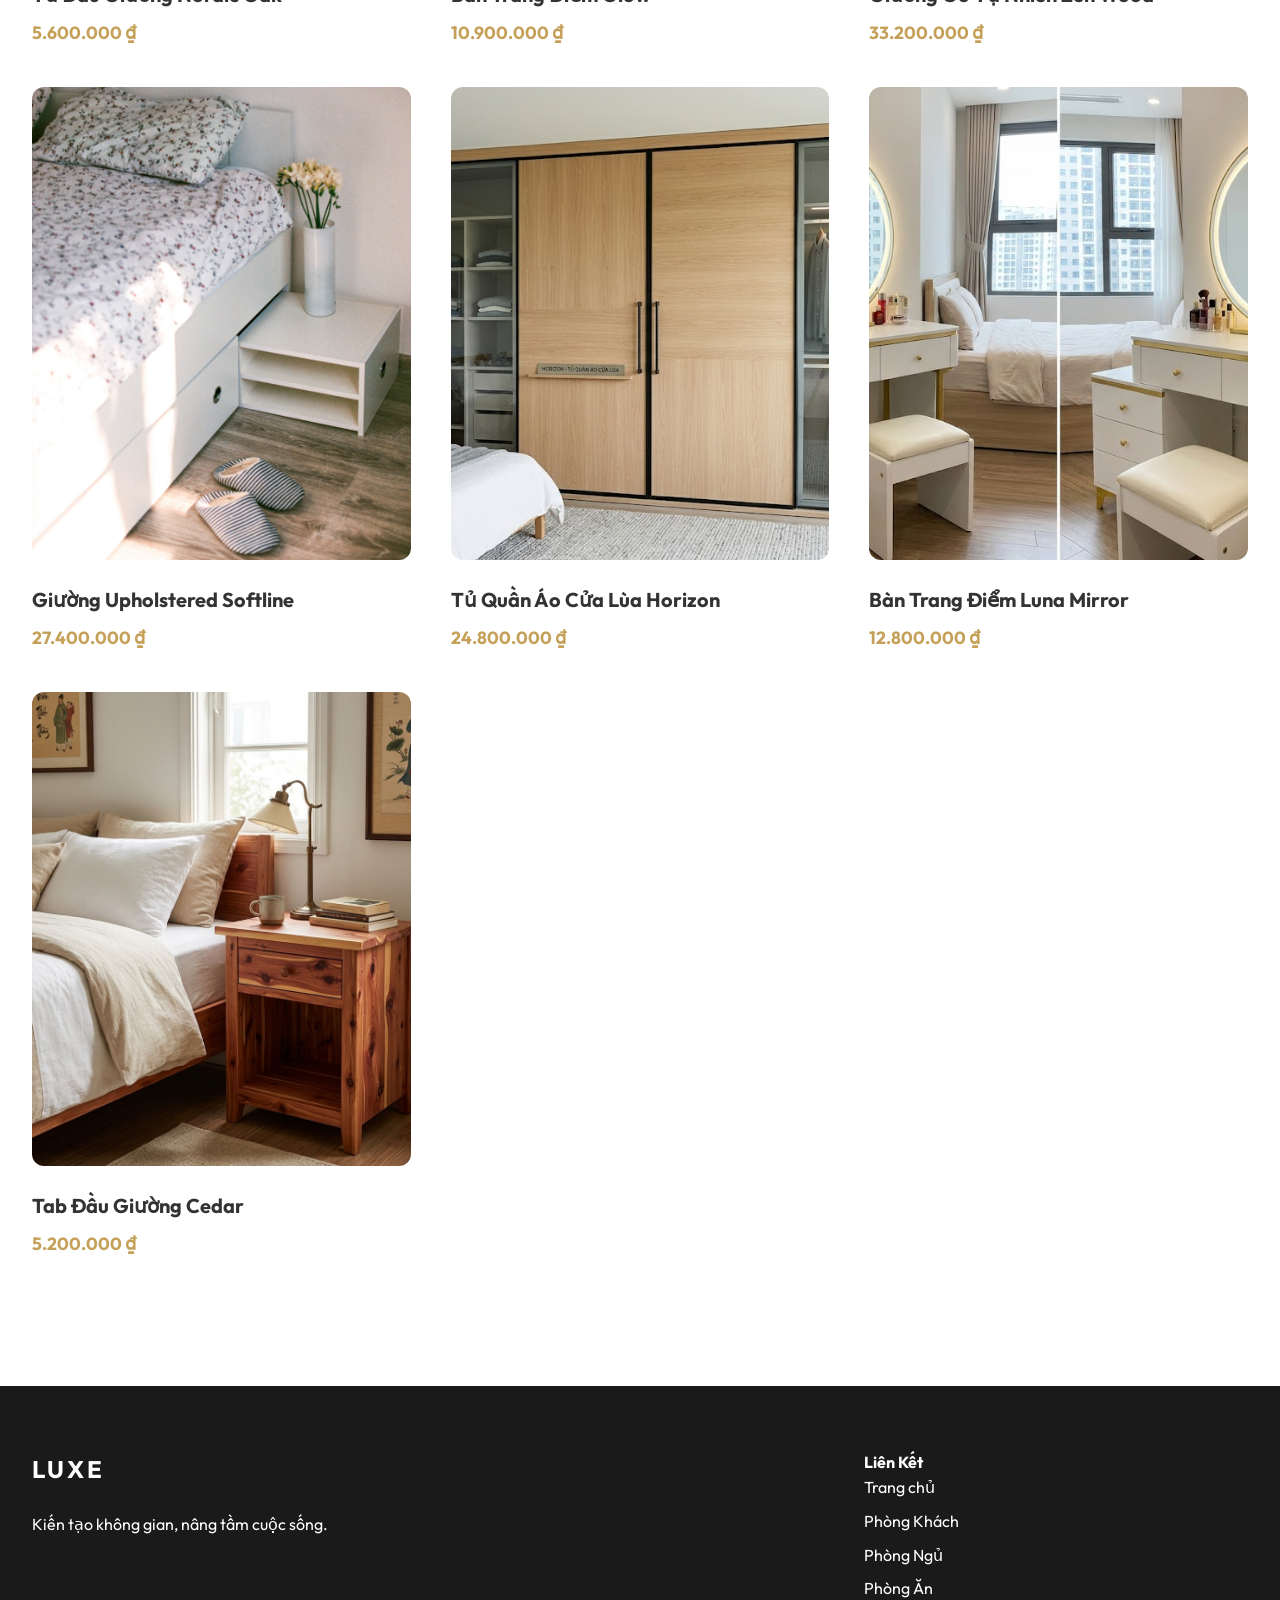
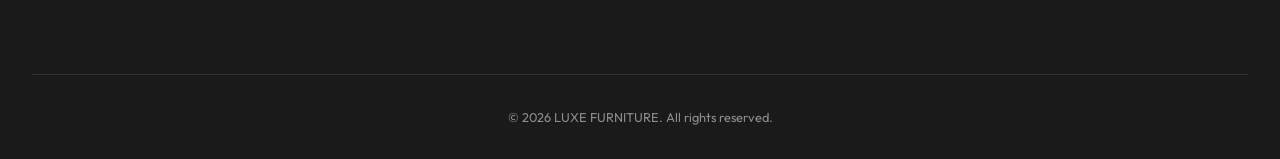
<file: phong-ngu.html>
<!DOCTYPE html>
<html lang="vi">
<head>
    <meta charset="UTF-8">
    <meta name="viewport" content="width=device-width, initial-scale=1.0">
    <title>Phòng Ngủ | LUXE</title>
    <meta name="description" content="Bộ sưu tập nội thất phòng ngủ sang trọng từ LUXE.">
    <link rel="preconnect" href="https://fonts.googleapis.com">
    <link rel="preconnect" href="https://fonts.gstatic.com" crossorigin>
    <link rel="stylesheet" href="css/style.css">
    <link rel="icon" href="assets/images/favicon.ico">
</head>
<body data-page="category" data-category="Phòng Ngủ" data-page-title="Phòng Ngủ" data-page-description="Bộ sưu tập giường ngủ, tủ áo và bàn trang điểm cho không gian nghỉ ngơi tinh tế.">
    <header class="main-header glass">
        <div class="container header-content">
            <div class="logo"><a href="index.html"><h1>LUXE</h1></a></div>
            <button class="nav-toggle" aria-label="Mở menu" aria-expanded="false">☰</button>
            <nav class="nav-bar">
                <ul class="nav-menu">
                    <li class="nav-item dropdown">
                        <a href="phong-khach.html">Phòng Khách</a>
                        <ul class="dropdown-menu">
                            <li class="dropdown-submenu">
                                <a href="phong-khach.html?sub=Sofa%20%26%20Gh%E1%BA%BF">Sofa & Ghế</a>
                                <ul class="submenu-list">
                                    <li><a href="phong-khach.html?sub=Sofa%20%26%20Gh%E1%BA%BF&amp;item=Sofa%20Da%20Th%E1%BA%ADt">Sofa Da Thật</a></li>
                                    <li><a href="phong-khach.html?sub=Sofa%20%26%20Gh%E1%BA%BF&amp;item=Sofa%20V%E1%BA%A3i%20N%E1%BB%89">Sofa Vải Nỉ</a></li>
                                    <li><a href="phong-khach.html?sub=Sofa%20%26%20Gh%E1%BA%BF&amp;item=Gh%E1%BA%BF%20Armchair">Ghế Armchair</a></li>
                                </ul>
                            </li>
                            <li class="dropdown-submenu">
                                <a href="phong-khach.html?sub=B%C3%A0n%20Tr%C3%A0%20%26%20K%E1%BB%87">Bàn Trà & Kệ</a>
                                <ul class="submenu-list">
                                    <li><a href="phong-khach.html?sub=B%C3%A0n%20Tr%C3%A0%20%26%20K%E1%BB%87&amp;item=B%C3%A0n%20Tr%C3%A0%20G%E1%BB%97">Bàn Trà Gỗ</a></li>
                                    <li><a href="phong-khach.html?sub=B%C3%A0n%20Tr%C3%A0%20%26%20K%E1%BB%87&amp;item=B%C3%A0n%20Tr%C3%A0%20M%E1%BA%B7t%20%C4%90%C3%A1">Bàn Trà Mặt Đá</a></li>
                                    <li><a href="phong-khach.html?sub=B%C3%A0n%20Tr%C3%A0%20%26%20K%E1%BB%87&amp;item=K%E1%BB%87%20Tivi">Kệ Tivi</a></li>
                                </ul>
                            </li>
                        </ul>
                    </li>
                    <li class="nav-item dropdown">
                        <a href="phong-ngu.html">Phòng Ngủ</a>
                        <ul class="dropdown-menu">
                            <li class="dropdown-submenu">
                                <a href="phong-ngu.html?sub=Gi%C6%B0%E1%BB%9Dng%20Ng%E1%BB%A7">Giường Ngủ</a>
                                <ul class="submenu-list">
                                    <li><a href="phong-ngu.html?sub=Gi%C6%B0%E1%BB%9Dng%20Ng%E1%BB%A7&amp;item=Gi%C6%B0%E1%BB%9Dng%20King%20Size">Giường King Size</a></li>
                                    <li><a href="phong-ngu.html?sub=Gi%C6%B0%E1%BB%9Dng%20Ng%E1%BB%A7&amp;item=Gi%C6%B0%E1%BB%9Dng%20Hi%E1%BB%87n%20%C4%90%E1%BA%A1i">Giường Hiện Đại</a></li>
                                    <li><a href="phong-ngu.html?sub=Gi%C6%B0%E1%BB%9Dng%20Ng%E1%BB%A7&amp;item=Gi%C6%B0%E1%BB%9Dng%20G%E1%BB%97%20T%E1%BB%B1%20Nhi%C3%AAn">Giường Gỗ Tự Nhiên</a></li>
                                </ul>
                            </li>
                            <li class="dropdown-submenu">
                                <a href="phong-ngu.html?sub=T%E1%BB%A7%20%26%20B%C3%A0n%20Trang%20%C4%90i%E1%BB%83m">Tủ & Bàn Trang Điểm</a>
                                <ul class="submenu-list">
                                    <li><a href="phong-ngu.html?sub=T%E1%BB%A7%20%26%20B%C3%A0n%20Trang%20%C4%90i%E1%BB%83m&amp;item=T%E1%BB%A7%20Qu%E1%BA%A7n%20%C3%81o">Tủ Quần Áo</a></li>
                                    <li><a href="phong-ngu.html?sub=T%E1%BB%A7%20%26%20B%C3%A0n%20Trang%20%C4%90i%E1%BB%83m&amp;item=B%C3%A0n%20Trang%20%C4%90i%E1%BB%83m">Bàn Trang Điểm</a></li>
                                    <li><a href="phong-ngu.html?sub=T%E1%BB%A7%20%26%20B%C3%A0n%20Trang%20%C4%90i%E1%BB%83m&amp;item=T%E1%BB%A7%20%C4%90%E1%BA%A7u%20Gi%C6%B0%E1%BB%9Dng">Tủ Đầu Giường</a></li>
                                </ul>
                            </li>
                        </ul>
                    </li>
                    <li class="nav-item dropdown">
                        <a href="phong-an.html">Phòng Ăn</a>
                        <ul class="dropdown-menu">
                            <li class="dropdown-submenu">
                                <a href="phong-an.html?sub=B%C3%A0n%20%C4%82n">Bàn Ăn</a>
                                <ul class="submenu-list">
                                    <li><a href="phong-an.html?sub=B%C3%A0n%20%C4%82n&amp;item=B%C3%A0n%20%C4%82n%206%20Gh%E1%BA%BF">Bàn Ăn 6 Ghế</a></li>
                                </ul>
                            </li>
                        </ul>
                    </li>
                    <li class="nav-item dropdown">
                        <a href="trang-tri.html">Trang Trí</a>
                        <ul class="dropdown-menu">
                            <li class="dropdown-submenu">
                                <a href="trang-tri.html?sub=%C4%90%C3%A8n%20Chi%E1%BA%BFu%20S%C3%A1ng">Đèn Chiếu Sáng</a>
                                <ul class="submenu-list">
                                    <li><a href="trang-tri.html?sub=%C4%90%C3%A8n%20Chi%E1%BA%BFu%20S%C3%A1ng&amp;item=%C4%90%C3%A8n%20Ch%C3%B9m%20Pha%20L%C3%AA%20Starry">Đèn Chùm Pha Lê Starry</a></li>
                                </ul>
                            </li>
                        </ul>
                    </li>
                </ul>
            </nav>
            <div class="header-actions">
                <div class="search-box">
                    <input type="text" placeholder="Tìm sản phẩm..." id="search-input">
                    <button id="search-btn"><i class="fas fa-search"></i>🔍</button>
                </div>
                <div class="cart-icon"><a href="#" id="cart-toggle">🛒 <span class="cart-count">0</span></a></div>
            </div>
        </div>
    </header>

    <main class="page-main">
        <section class="page-hero">
            <div class="container">
                <div class="page-breadcrumb" id="category-breadcrumb">Trang chủ / Phòng Ngủ</div>
                <div class="page-eyebrow">Bộ sưu tập</div>
                <h2 id="category-title">Phòng Ngủ</h2>
                <p id="category-description">Bộ sưu tập giường ngủ, tủ áo và bàn trang điểm cho không gian nghỉ ngơi tinh tế.</p>
            </div>
        </section>
        <section class="featured-products section-padding">
            <div class="container">
                <div class="section-header">
                    <h2>Sản Phẩm Trong Danh Mục</h2>
                    <p>Chọn một nhóm sản phẩm hoặc dùng tìm kiếm để thu hẹp kết quả.</p>
                </div>
                <div class="product-grid" id="product-list"></div>
            </div>
        </section>
    </main>

    <footer class="main-footer">
        <div class="container">
            <div class="footer-grid">
                <div class="footer-info">
                    <h3>LUXE</h3>
                    <p>Kiến tạo không gian, nâng tầm cuộc sống.</p>
                </div>
                <div class="footer-links">
                    <h4>Liên Kết</h4>
                    <ul>
                        <li><a href="index.html">Trang chủ</a></li>
                        <li><a href="phong-khach.html">Phòng Khách</a></li>
                        <li><a href="phong-ngu.html">Phòng Ngủ</a></li>
                        <li><a href="phong-an.html">Phòng Ăn</a></li>
                    </ul>
                </div>
            </div>
            <div class="footer-bottom"><p>&copy; 2026 LUXE FURNITURE. All rights reserved.</p></div>
        </div>
    </footer>

    <script src="js/products.js"></script>
    <script src="js/navigation.js"></script>
    <script src="js/search.js"></script>
    <script src="js/cart.js"></script>
    <script src="js/category-page.js"></script>
</body>
</html>
</file>
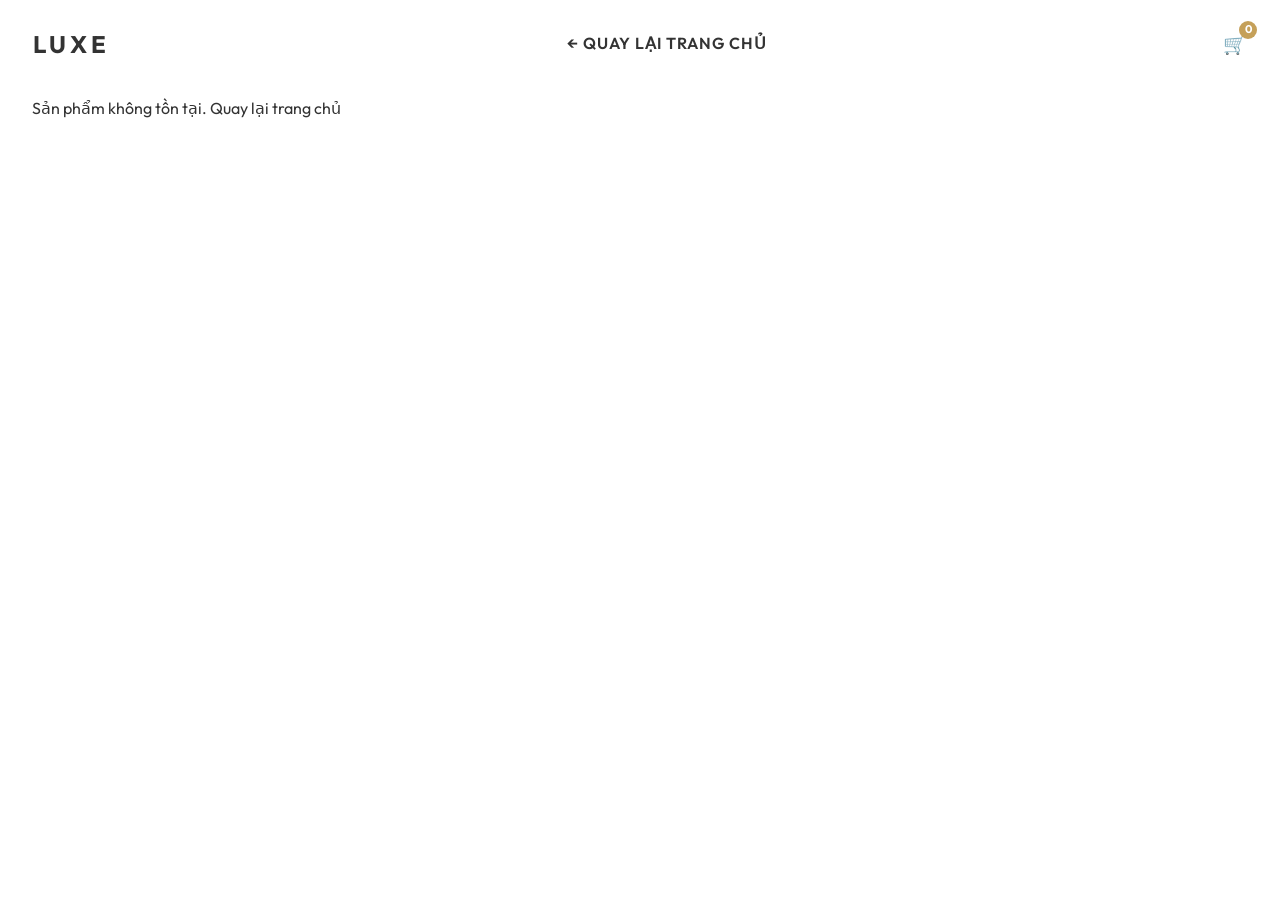
<file: product-detail.html>
<!DOCTYPE html>
<html lang="vi">
<head>
    <meta charset="UTF-8">
    <meta name="viewport" content="width=device-width, initial-scale=1.0">
    <title>Chi Tiết Sản Phẩm | LUXE</title>
    <link rel="stylesheet" href="css/style.css">
    <style>
        .product-detail-container {
            display: grid;
            grid-template-columns: 1fr 1fr;
            gap: 4rem;
            padding-top: var(--spacing-xl);
            margin-bottom: var(--spacing-lg);
        }
        .detail-image img {
            width: 100%;
            border-radius: 20px;
            box-shadow: var(--shadow-strong);
        }
        .detail-info h2 {
            font-size: 3rem;
            margin-bottom: 1rem;
        }
        .detail-price {
            font-size: 2rem;
            color: var(--accent-color);
            font-weight: 700;
            margin-bottom: 2rem;
        }
        .detail-desc {
            color: var(--text-muted);
            font-size: 1.1rem;
            margin-bottom: 3rem;
        }
        .detail-actions {
            display: flex;
            gap: 1.5rem;
        }
    </style>
</head>
<body>
    <header class="main-header glass" style="background: rgba(255,255,255,0.9);">
        <div class="container header-content">
            <div class="logo">
                <a href="index.html"><h1>LUXE</h1></a>
            </div>
            <nav class="nav-bar">
                <a href="index.html" style="font-weight: 600; text-transform: uppercase; letter-spacing: 1px;">&larr; Quay lại trang chủ</a>
            </nav>
            <div class="header-actions">
                <div class="cart-icon">
                    <a href="#" id="cart-toggle">
                        🛒 <span class="cart-count">0</span>
                    </a>
                </div>
            </div>
        </div>
    </header>

    <main class="container">
        <div class="product-detail-container" id="product-detail">
            <!-- Content will be loaded by JS -->
            <p>Đang tải thông tin sản phẩm...</p>
        </div>
    </main>

    <script src="js/products.js"></script>
    <script src="js/cart.js"></script>
    <script>
        document.addEventListener('DOMContentLoaded', () => {
            const urlParams = new URLSearchParams(window.location.search);
            const productId = parseInt(urlParams.get('id'));
            
            const product = products.find(p => p.id === productId);
            const container = document.getElementById('product-detail');
            
            if (product) {
                document.title = `${product.name} | LUXE`;
                container.innerHTML = `
                    <div class="detail-image">
                        <img src="${product.image}" alt="${product.name}">
                    </div>
                    <div class="detail-info">
                        <p style="color: var(--accent-color); font-weight: 600; text-transform: uppercase; letter-spacing: 2px;">${product.category} / ${product.subCategory}</p>
                        <h2>${product.name}</h2>
                        <p class="detail-price">${formatCurrency(product.price)}</p>
                        <p class="detail-desc">${product.description}</p>
                        <div class="detail-actions">
                            <button class="btn btn-primary" onclick="addToCart(${product.id})">Thêm Vào Giỏ Hàng</button>
                            <button class="btn btn-outline" onclick="addToCart(${product.id}); showToast('🛒 Đơn hàng của bạn đang được xử lý!')">Mua Ngay</button>
                        </div>
                    </div>
                `;
            } else {
                container.innerHTML = `<p>Sản phẩm không tồn tại. <a href="index.html">Quay lại trang chủ</a></p>`;
            }
        });
    </script>
</body>
</html>
</file>
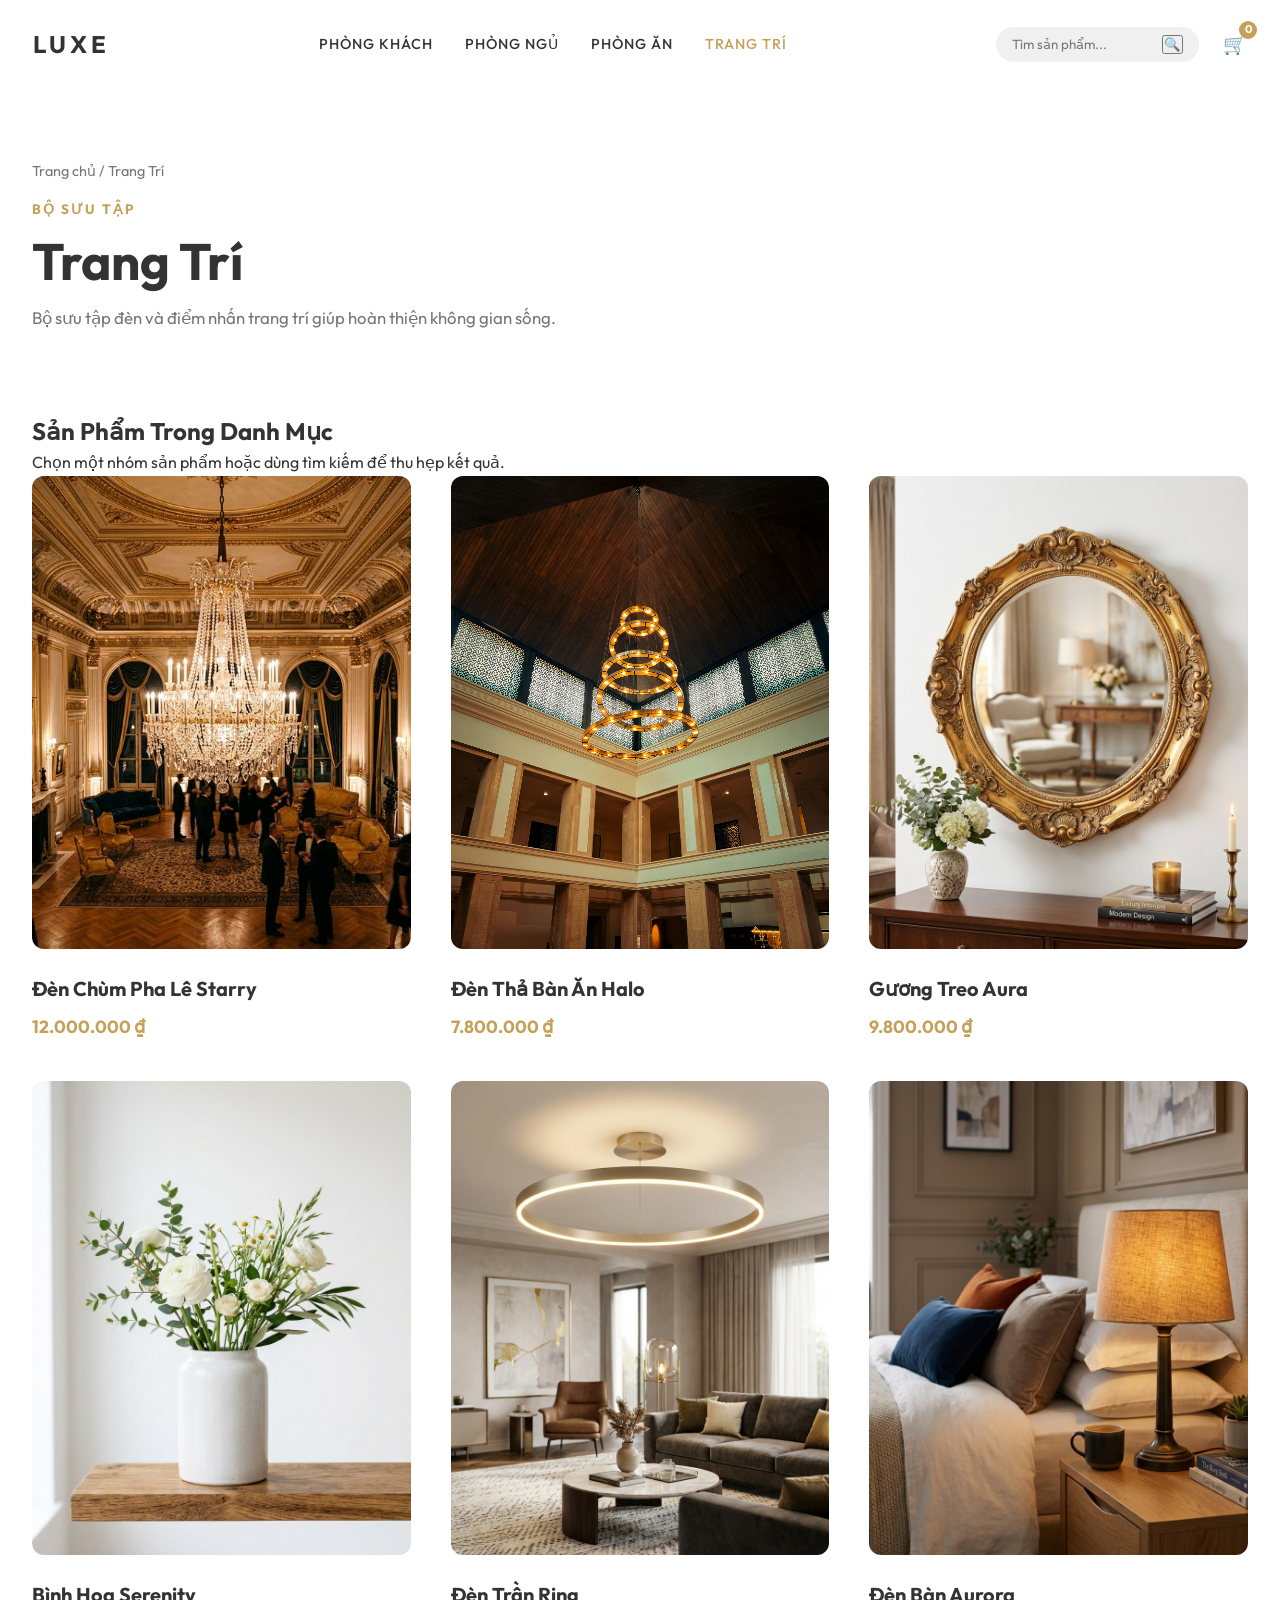
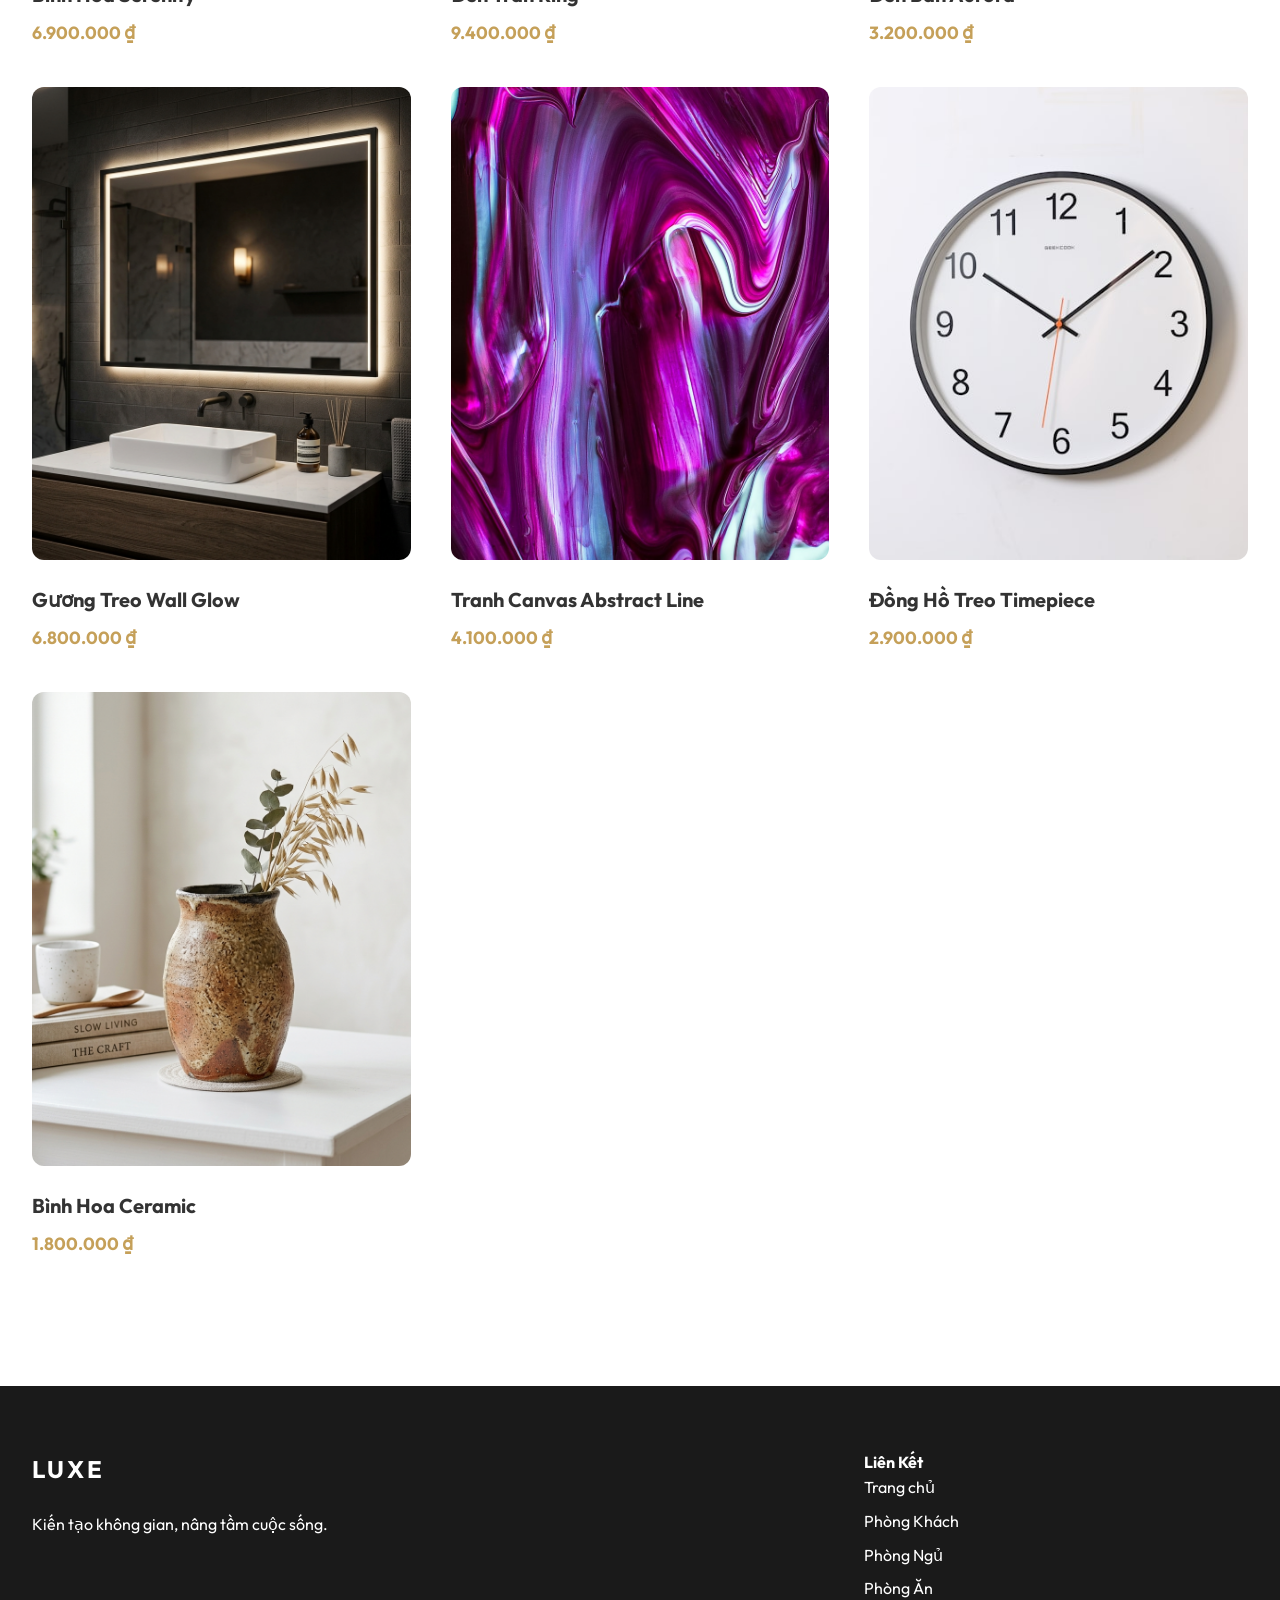
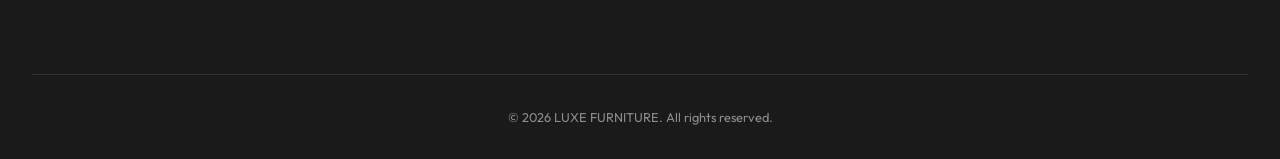
<file: trang-tri.html>
<!DOCTYPE html>
<html lang="vi">
<head>
    <meta charset="UTF-8">
    <meta name="viewport" content="width=device-width, initial-scale=1.0">
    <title>Trang Trí | LUXE</title>
    <meta name="description" content="Bộ sưu tập nội thất và đèn trang trí từ LUXE.">
    <link rel="preconnect" href="https://fonts.googleapis.com">
    <link rel="preconnect" href="https://fonts.gstatic.com" crossorigin>
    <link rel="stylesheet" href="css/style.css">
    <link rel="icon" href="assets/images/favicon.ico">
</head>
<body data-page="category" data-category="Trang Trí" data-page-title="Trang Trí" data-page-description="Bộ sưu tập đèn và điểm nhấn trang trí giúp hoàn thiện không gian sống.">
    <header class="main-header glass">
        <div class="container header-content">
            <div class="logo"><a href="index.html"><h1>LUXE</h1></a></div>
            <button class="nav-toggle" aria-label="Mở menu" aria-expanded="false">☰</button>
            <nav class="nav-bar">
                <ul class="nav-menu">
                    <li class="nav-item dropdown">
                        <a href="phong-khach.html">Phòng Khách</a>
                        <ul class="dropdown-menu">
                            <li class="dropdown-submenu">
                                <a href="phong-khach.html?sub=Sofa%20%26%20Gh%E1%BA%BF">Sofa & Ghế</a>
                                <ul class="submenu-list">
                                    <li><a href="phong-khach.html?sub=Sofa%20%26%20Gh%E1%BA%BF&amp;item=Sofa%20Da%20Th%E1%BA%ADt">Sofa Da Thật</a></li>
                                    <li><a href="phong-khach.html?sub=Sofa%20%26%20Gh%E1%BA%BF&amp;item=Sofa%20V%E1%BA%A3i%20N%E1%BB%89">Sofa Vải Nỉ</a></li>
                                    <li><a href="phong-khach.html?sub=Sofa%20%26%20Gh%E1%BA%BF&amp;item=Gh%E1%BA%BF%20Armchair">Ghế Armchair</a></li>
                                </ul>
                            </li>
                            <li class="dropdown-submenu">
                                <a href="phong-khach.html?sub=B%C3%A0n%20Tr%C3%A0%20%26%20K%E1%BB%87">Bàn Trà & Kệ</a>
                                <ul class="submenu-list">
                                    <li><a href="phong-khach.html?sub=B%C3%A0n%20Tr%C3%A0%20%26%20K%E1%BB%87&amp;item=B%C3%A0n%20Tr%C3%A0%20G%E1%BB%97">Bàn Trà Gỗ</a></li>
                                    <li><a href="phong-khach.html?sub=B%C3%A0n%20Tr%C3%A0%20%26%20K%E1%BB%87&amp;item=B%C3%A0n%20Tr%C3%A0%20M%E1%BA%B7t%20%C4%90%C3%A1">Bàn Trà Mặt Đá</a></li>
                                    <li><a href="phong-khach.html?sub=B%C3%A0n%20Tr%C3%A0%20%26%20K%E1%BB%87&amp;item=K%E1%BB%87%20Tivi">Kệ Tivi</a></li>
                                </ul>
                            </li>
                        </ul>
                    </li>
                    <li class="nav-item dropdown">
                        <a href="phong-ngu.html">Phòng Ngủ</a>
                        <ul class="dropdown-menu">
                            <li class="dropdown-submenu">
                                <a href="phong-ngu.html?sub=Gi%C6%B0%E1%BB%9Dng%20Ng%E1%BB%A7">Giường Ngủ</a>
                                <ul class="submenu-list">
                                    <li><a href="phong-ngu.html?sub=Gi%C6%B0%E1%BB%9Dng%20Ng%E1%BB%A7&amp;item=Gi%C6%B0%E1%BB%9Dng%20King%20Size">Giường King Size</a></li>
                                    <li><a href="phong-ngu.html?sub=Gi%C6%B0%E1%BB%9Dng%20Ng%E1%BB%A7&amp;item=Gi%C6%B0%E1%BB%9Dng%20Hi%E1%BB%87n%20%C4%90%E1%BA%A1i">Giường Hiện Đại</a></li>
                                    <li><a href="phong-ngu.html?sub=Gi%C6%B0%E1%BB%9Dng%20Ng%E1%BB%A7&amp;item=Gi%C6%B0%E1%BB%9Dng%20G%E1%BB%97%20T%E1%BB%B1%20Nhi%C3%AAn">Giường Gỗ Tự Nhiên</a></li>
                                </ul>
                            </li>
                            <li class="dropdown-submenu">
                                <a href="phong-ngu.html?sub=T%E1%BB%A7%20%26%20B%C3%A0n%20Trang%20%C4%90i%E1%BB%83m">Tủ & Bàn Trang Điểm</a>
                                <ul class="submenu-list">
                                    <li><a href="phong-ngu.html?sub=T%E1%BB%A7%20%26%20B%C3%A0n%20Trang%20%C4%90i%E1%BB%83m&amp;item=T%E1%BB%A7%20Qu%E1%BA%A7n%20%C3%81o">Tủ Quần Áo</a></li>
                                    <li><a href="phong-ngu.html?sub=T%E1%BB%A7%20%26%20B%C3%A0n%20Trang%20%C4%90i%E1%BB%83m&amp;item=B%C3%A0n%20Trang%20%C4%90i%E1%BB%83m">Bàn Trang Điểm</a></li>
                                    <li><a href="phong-ngu.html?sub=T%E1%BB%A7%20%26%20B%C3%A0n%20Trang%20%C4%90i%E1%BB%83m&amp;item=T%E1%BB%A7%20%C4%90%E1%BA%A7u%20Gi%C6%B0%E1%BB%9Dng">Tủ Đầu Giường</a></li>
                                </ul>
                            </li>
                        </ul>
                    </li>
                    <li class="nav-item dropdown">
                        <a href="phong-an.html">Phòng Ăn</a>
                        <ul class="dropdown-menu">
                            <li class="dropdown-submenu">
                                <a href="phong-an.html?sub=B%C3%A0n%20%C4%82n">Bàn Ăn</a>
                                <ul class="submenu-list">
                                    <li><a href="phong-an.html?sub=B%C3%A0n%20%C4%82n&amp;item=B%C3%A0n%20%C4%82n%206%20Gh%E1%BA%BF">Bàn Ăn 6 Ghế</a></li>
                                </ul>
                            </li>
                        </ul>
                    </li>
                    <li class="nav-item dropdown">
                        <a href="trang-tri.html">Trang Trí</a>
                        <ul class="dropdown-menu">
                            <li class="dropdown-submenu">
                                <a href="trang-tri.html?sub=%C4%90%C3%A8n%20Chi%E1%BA%BFu%20S%C3%A1ng">Đèn Chiếu Sáng</a>
                                <ul class="submenu-list">
                                    <li><a href="trang-tri.html?sub=%C4%90%C3%A8n%20Chi%E1%BA%BFu%20S%C3%A1ng&amp;item=%C4%90%C3%A8n%20Ch%C3%B9m%20Pha%20L%C3%AA%20Starry">Đèn Chùm Pha Lê Starry</a></li>
                                </ul>
                            </li>
                        </ul>
                    </li>
                </ul>
            </nav>
            <div class="header-actions">
                <div class="search-box">
                    <input type="text" placeholder="Tìm sản phẩm..." id="search-input">
                    <button id="search-btn"><i class="fas fa-search"></i>🔍</button>
                </div>
                <div class="cart-icon"><a href="#" id="cart-toggle">🛒 <span class="cart-count">0</span></a></div>
            </div>
        </div>
    </header>

    <main class="page-main">
        <section class="page-hero">
            <div class="container">
                <div class="page-breadcrumb" id="category-breadcrumb">Trang chủ / Trang Trí</div>
                <div class="page-eyebrow">Bộ sưu tập</div>
                <h2 id="category-title">Trang Trí</h2>
                <p id="category-description">Bộ sưu tập đèn và điểm nhấn trang trí giúp hoàn thiện không gian sống.</p>
            </div>
        </section>
        <section class="featured-products section-padding">
            <div class="container">
                <div class="section-header">
                    <h2>Sản Phẩm Trong Danh Mục</h2>
                    <p>Chọn một nhóm sản phẩm hoặc dùng tìm kiếm để thu hẹp kết quả.</p>
                </div>
                <div class="product-grid" id="product-list"></div>
            </div>
        </section>
    </main>

    <footer class="main-footer">
        <div class="container">
            <div class="footer-grid">
                <div class="footer-info">
                    <h3>LUXE</h3>
                    <p>Kiến tạo không gian, nâng tầm cuộc sống.</p>
                </div>
                <div class="footer-links">
                    <h4>Liên Kết</h4>
                    <ul>
                        <li><a href="index.html">Trang chủ</a></li>
                        <li><a href="phong-khach.html">Phòng Khách</a></li>
                        <li><a href="phong-ngu.html">Phòng Ngủ</a></li>
                        <li><a href="phong-an.html">Phòng Ăn</a></li>
                    </ul>
                </div>
            </div>
            <div class="footer-bottom"><p>&copy; 2026 LUXE FURNITURE. All rights reserved.</p></div>
        </div>
    </footer>

    <script src="js/products.js"></script>
    <script src="js/navigation.js"></script>
    <script src="js/search.js"></script>
    <script src="js/cart.js"></script>
    <script src="js/category-page.js"></script>
</body>
</html>
</file>
<file: css/style.css>
@import url('https://fonts.googleapis.com/css2?family=Outfit:wght@300;400;600;700&display=swap');

:root {
    /* Color Palette */
    --primary-color: #1a1a1a;
    --accent-color: #c5a059;
    --bg-color: #ffffff;
    --secondary-bg: #f5f5f5;
    --text-color: #333333;
    --text-muted: #757575;
    --white: #ffffff;
    
    /* Spacing */
    --spacing-xs: 0.5rem;
    --spacing-sm: 1rem;
    --spacing-md: 2rem;
    --spacing-lg: 4rem;
    --spacing-xl: 6rem;
    
    /* Transitions */
    --transition-fast: 0.2s ease;
    --transition-slow: 0.5s cubic-bezier(0.4, 0, 0.2, 1);
    
    /* Shadows */
    --shadow-soft: 0 10px 30px rgba(0, 0, 0, 0.05);
    --shadow-strong: 0 20px 40px rgba(0, 0, 0, 0.1);
}

* {
    margin: 0;
    padding: 0;
    box-sizing: border-box;
}

html {
    scroll-behavior: smooth;
}

body {
    font-family: 'Outfit', sans-serif;
    background-color: var(--bg-color);
    color: var(--text-color);
    line-height: 1.6;
    overflow-x: hidden;
}

a {
    text-decoration: none;
    color: inherit;
    transition: var(--transition-fast);
}

ul {
    list-style: none;
}

img {
    max-width: 100%;
    display: block;
}

.container {
    max-width: 1400px;
    margin: 0 auto;
    padding: 0 var(--spacing-md);
}

/* Glassmorphism Utility */
.glass {
    background: rgba(255, 255, 255, 0.8);
    backdrop-filter: blur(10px);
    border: 1px solid rgba(255, 255, 255, 0.2);
}

/* Buttons */
.btn {
    display: inline-block;
    padding: 1rem 2.5rem;
    border-radius: 50px;
    font-weight: 600;
    text-transform: uppercase;
    letter-spacing: 1px;
    cursor: pointer;
    transition: var(--transition-fast);
    border: none;
    font-size: 0.875rem;
}

.btn-primary {
    background-color: var(--primary-color);
    color: var(--white);
}

.btn-primary:hover {
    background-color: var(--accent-color);
    transform: translateY(-2px);
    box-shadow: var(--shadow-strong);
}

.btn-outline {
    background-color: transparent;
    border: 2px solid var(--primary-color);
    color: var(--primary-color);
}

.btn-outline:hover {
    background-color: var(--primary-color);
    color: var(--white);
}

/* Header & Navigation */
.main-header {
    position: fixed;
    top: 0;
    left: 0;
    width: 100%;
    z-index: 1000;
    padding: 1.5rem 0;
    transition: var(--transition-slow);
}

.header-content {
    display: flex;
    justify-content: space-between;
    align-items: center;
}

.logo h1 {
    font-size: 1.5rem;
    letter-spacing: 4px;
    font-weight: 700;
}

.nav-menu {
    display: flex;
    gap: 2rem;
}

.nav-item {
    position: relative;
}

.nav-item > a {
    font-weight: 500;
    font-size: 0.9rem;
    text-transform: uppercase;
    letter-spacing: 1px;
}

.nav-item > a.active {
    color: var(--accent-color);
}

.nav-toggle {
    display: none;
    align-items: center;
    justify-content: center;
    width: 44px;
    height: 44px;
    border: 1px solid rgba(0, 0, 0, 0.08);
    background: rgba(255, 255, 255, 0.75);
    border-radius: 50%;
    cursor: pointer;
    font-size: 1.1rem;
    color: var(--primary-color);
}

/* Level 2 Dropdown */
.dropdown-menu {
    position: absolute;
    top: 100%;
    left: 0;
    width: 250px;
    background: var(--white);
    padding: 1.5rem;
    box-shadow: var(--shadow-strong);
    opacity: 0;
    visibility: hidden;
    transform: translateY(10px);
    transition: var(--transition-fast);
}

.nav-item:hover .dropdown-menu {
    opacity: 1;
    visibility: visible;
    transform: translateY(0);
}

.dropdown-menu li {
    margin-bottom: 0.75rem;
}

.dropdown-menu li > a {
    font-weight: 600;
    color: var(--primary-color);
}

/* Level 3 Submenu */
.dropdown-submenu {
    position: relative;
}

.submenu-list {
    margin-left: 1rem;
    margin-top: 0.5rem;
    border-left: 1px solid #eee;
    padding-left: 1rem;
}

.submenu-list li {
    margin-bottom: 0.4rem;
}

.submenu-list li a {
    font-weight: 400;
    font-size: 0.85rem;
    color: var(--text-muted);
}

.submenu-list li a:hover {
    color: var(--accent-color);
    padding-left: 5px;
}

/* Actions */
.header-actions {
    display: flex;
    align-items: center;
    gap: 1.5rem;
}

.search-box {
    display: flex;
    background: #f0f0f0;
    padding: 0.5rem 1rem;
    border-radius: 50px;
}

.search-box input {
    background: transparent;
    border: none;
    outline: none;
    padding-right: 0.5rem;
    font-family: inherit;
    width: 150px;
}

.cart-icon {
    position: relative;
    font-size: 1.2rem;
}

.cart-count {
    position: absolute;
    top: -8px;
    right: -10px;
    background: var(--accent-color);
    color: var(--white);
    font-size: 0.7rem;
    width: 18px;
    height: 18px;
    border-radius: 50%;
    display: flex;
    align-items: center;
    justify-content: center;
    font-weight: 700;
}

/* Hero Section */
.hero {
    height: 100vh;
    display: flex;
    align-items: center;
    background: linear-gradient(rgba(0,0,0,0.3), rgba(0,0,0,0.3)), url('../assets/images/sofa-velvet.jpg');
    background-size: cover;
    background-position: center;
    color: var(--white);
    margin-bottom: var(--spacing-lg);
}

.hero-text h2 {
    font-size: 4rem;
    font-weight: 700;
    margin-bottom: 1.5rem;
    line-height: 1.1;
    max-width: 600px;
}

.hero-text p {
    font-size: 1.25rem;
    margin-bottom: 2.5rem;
    max-width: 500px;
    color: rgba(255,255,255,0.9);
}

.hero-btns {
    display: flex;
    gap: 1rem;
}

.page-hero {
    padding: 3rem 0 1rem;
}

.page-hero .page-eyebrow {
    color: var(--accent-color);
    text-transform: uppercase;
    letter-spacing: 2px;
    font-size: 0.85rem;
    font-weight: 700;
    margin-bottom: 0.75rem;
}

.page-hero h2 {
    font-size: clamp(2.25rem, 4vw, 3.75rem);
    line-height: 1.1;
    margin-bottom: 1rem;
}

.page-hero p {
    max-width: 720px;
    color: var(--text-muted);
    font-size: 1.05rem;
}

.page-breadcrumb {
    margin-bottom: 1rem;
    color: var(--text-muted);
    font-size: 0.9rem;
}

/* Animations */
.animate-up {
    animation: fadeInUp 1s forwards;
    opacity: 0;
}

@keyframes fadeInUp {
    from {
        opacity: 0;
        transform: translateY(30px);
    }
    to {
        opacity: 1;
        transform: translateY(0);
    }
}

/* Product Grid */
.section-padding {
    padding: var(--spacing-lg) 0;
}

#product-list,
.featured-products {
    scroll-margin-top: 7rem;
}

.product-grid {
    display: grid;
    grid-template-columns: repeat(auto-fill, minmax(300px, 1fr));
    gap: 2.5rem;
}

.product-card {
    transition: var(--transition-fast);
}

.product-card:hover {
    transform: translateY(-10px);
}

.product-image {
    position: relative;
    overflow: hidden;
    border-radius: 12px;
    aspect-ratio: 4/5;
    background-color: #f0f0f0;
    margin-bottom: 1.5rem;
}

.product-image img {
    width: 100%;
    height: 100%;
    object-fit: cover;
    transition: var(--transition-slow);
}

.product-card:hover .product-image img {
    transform: scale(1.1);
}

.product-info h3 {
    font-size: 1.25rem;
    margin-bottom: 0.5rem;
}

.product-price {
    font-weight: 700;
    color: var(--accent-color);
    font-size: 1.1rem;
}

.empty-state {
    grid-column: 1 / -1;
    padding: 4rem 2rem;
    border-radius: 24px;
    background: linear-gradient(180deg, rgba(197, 160, 89, 0.08), rgba(0, 0, 0, 0.02));
    text-align: center;
}

.empty-state h3 {
    margin-bottom: 0.75rem;
    font-size: 1.4rem;
}

.empty-state p {
    color: var(--text-muted);
}

.add-to-cart-btn {
    position: absolute;
    bottom: 20px;
    left: 50%;
    transform: translateX(-50%) translateY(20px);
    opacity: 0;
    transition: var(--transition-fast);
}

.product-card:hover .add-to-cart-btn {
    transform: translateX(-50%) translateY(0);
    opacity: 1;
}

/* Footer */
.main-footer {
    background-color: var(--primary-color);
    color: var(--white);
    padding: var(--spacing-lg) 0 var(--spacing-md);
    margin-top: var(--spacing-lg);
}

.footer-grid {
    display: grid;
    grid-template-columns: 2fr 1fr;
    gap: 4rem;
    margin-bottom: var(--spacing-lg);
}

.footer-info h3 {
    font-size: 1.5rem;
    letter-spacing: 3px;
    margin-bottom: 1.5rem;
}

.footer-links ul li {
    margin-bottom: 0.5rem;
}

.footer-links ul li a:hover {
    color: var(--accent-color);
}

.footer-bottom {
    border-top: 1px solid rgba(255,255,255,0.1);
    padding-top: var(--spacing-md);
    text-align: center;
    font-size: 0.8rem;
    color: rgba(255,255,255,0.5);
}

/* Cart Drawer */
.cart-drawer {
    position: fixed;
    top: 0;
    right: -400px;
    width: 350px;
    height: 100%;
    background: var(--white);
    z-index: 2000;
    transition: var(--transition-slow);
    box-shadow: -10px 0 30px rgba(0,0,0,0.1);
    visibility: hidden;
}

.cart-drawer.active {
    right: 0;
    visibility: visible;
}

.drawer-content {
    padding: 2rem;
    height: 100%;
    display: flex;
    flex-direction: column;
    position: relative;
    z-index: 1;
}

.drawer-header {
    display: flex;
    justify-content: space-between;
    align-items: center;
    margin-bottom: 2rem;
    border-bottom: 1px solid #eee;
    padding-bottom: 1rem;
}

.close-drawer {
    font-size: 2rem;
    cursor: pointer;
}

.cart-item {
    display: flex;
    gap: 1rem;
    margin-bottom: 1.5rem;
    align-items: center;
}

.cart-item img {
    border-radius: 8px;
    object-fit: cover;
}

.cart-total {
    margin-top: auto;
    padding-top: 1rem;
    border-top: 1px solid #eee;
    font-size: 1.2rem;
    font-weight: 700;
}

.drawer-overlay {
    position: fixed;
    top: 0;
    left: 0;
    width: 100%;
    height: 100%;
    background: rgba(0,0,0,0.3);
    z-index: 1999;
    opacity: 0;
    visibility: hidden;
    transition: var(--transition-fast);
    z-index: 0;
}

.cart-drawer.active .drawer-overlay {
    opacity: 1;
    visibility: visible;
}
/* Toast Notifications */
#toast-container {
    position: fixed;
    bottom: 2rem;
    right: 2rem;
    z-index: 9999;
    display: flex;
    flex-direction: column;
    gap: 0.75rem;
}

.toast {
    background: var(--primary-color);
    color: var(--white);
    padding: 1rem 1.5rem;
    border-radius: 12px;
    font-weight: 500;
    box-shadow: 0 10px 30px rgba(0,0,0,0.2);
    transform: translateY(20px);
    opacity: 0;
    transition: all 0.35s cubic-bezier(0.4, 0, 0.2, 1);
    max-width: 340px;
    pointer-events: none;
}

.toast.show {
    transform: translateY(0);
    opacity: 1;
}

.toast-success {
    border-left: 4px solid var(--accent-color);
}

body[data-page="category"] .main-header,
body[data-page="detail"] .main-header {
    background: rgba(255, 255, 255, 0.92);
}

body[data-page="category"] .page-main,
body[data-page="detail"] .page-main {
    padding-top: 7rem;
}

@media (max-width: 1100px) {
    .header-content {
        gap: 1rem;
    }

    .nav-menu {
        gap: 1rem;
    }

    .search-box input {
        width: 110px;
    }
}

@media (max-width: 900px) {
    .nav-toggle {
        display: inline-flex;
    }

    .header-content {
        flex-wrap: wrap;
    }

    .nav-bar {
        width: 100%;
        order: 3;
        display: none;
        padding-top: 1rem;
    }

    .main-header.nav-open .nav-bar {
        display: block;
    }

    .nav-menu {
        flex-direction: column;
        gap: 0.5rem;
        background: rgba(255, 255, 255, 0.98);
        border-radius: 20px;
        padding: 1rem;
        box-shadow: var(--shadow-strong);
    }

    .nav-item > a {
        display: block;
        padding: 0.55rem 0;
    }

    .dropdown-menu,
    .submenu-list {
        position: static;
        width: 100%;
        opacity: 1;
        visibility: visible;
        transform: none;
        box-shadow: none;
        background: transparent;
        padding: 0.25rem 0 0.5rem 0.75rem;
        margin: 0;
    }

    .dropdown-menu {
        display: block;
    }

    .dropdown-menu li {
        margin-bottom: 0.35rem;
    }

    .submenu-list {
        border-left: 1px solid #ececec;
        padding-left: 0.85rem;
        margin-top: 0.35rem;
    }

    .nav-item:hover .dropdown-menu {
        opacity: 1;
        visibility: visible;
        transform: none;
    }

    .header-actions {
        width: 100%;
        justify-content: space-between;
    }

    .search-box {
        flex: 1;
    }

    .search-box input {
        width: 100%;
    }

    .hero {
        min-height: 760px;
        height: auto;
        padding: 9rem 0 4rem;
    }

    .hero-text h2 {
        font-size: clamp(2.6rem, 8vw, 4rem);
    }

    .hero-btns {
        flex-wrap: wrap;
    }

    .product-grid {
        grid-template-columns: repeat(auto-fill, minmax(240px, 1fr));
    }
}

@media (max-width: 640px) {
    .container {
        padding: 0 1rem;
    }

    .header-actions {
        flex-direction: column;
        align-items: stretch;
        gap: 0.75rem;
    }

    .search-box {
        width: 100%;
    }

    .cart-icon {
        align-self: flex-start;
    }

    .page-hero {
        padding-top: 1.75rem;
    }

    .product-grid {
        grid-template-columns: 1fr;
    }

    .footer-grid {
        grid-template-columns: 1fr;
        gap: 2rem;
    }
}
</file>
